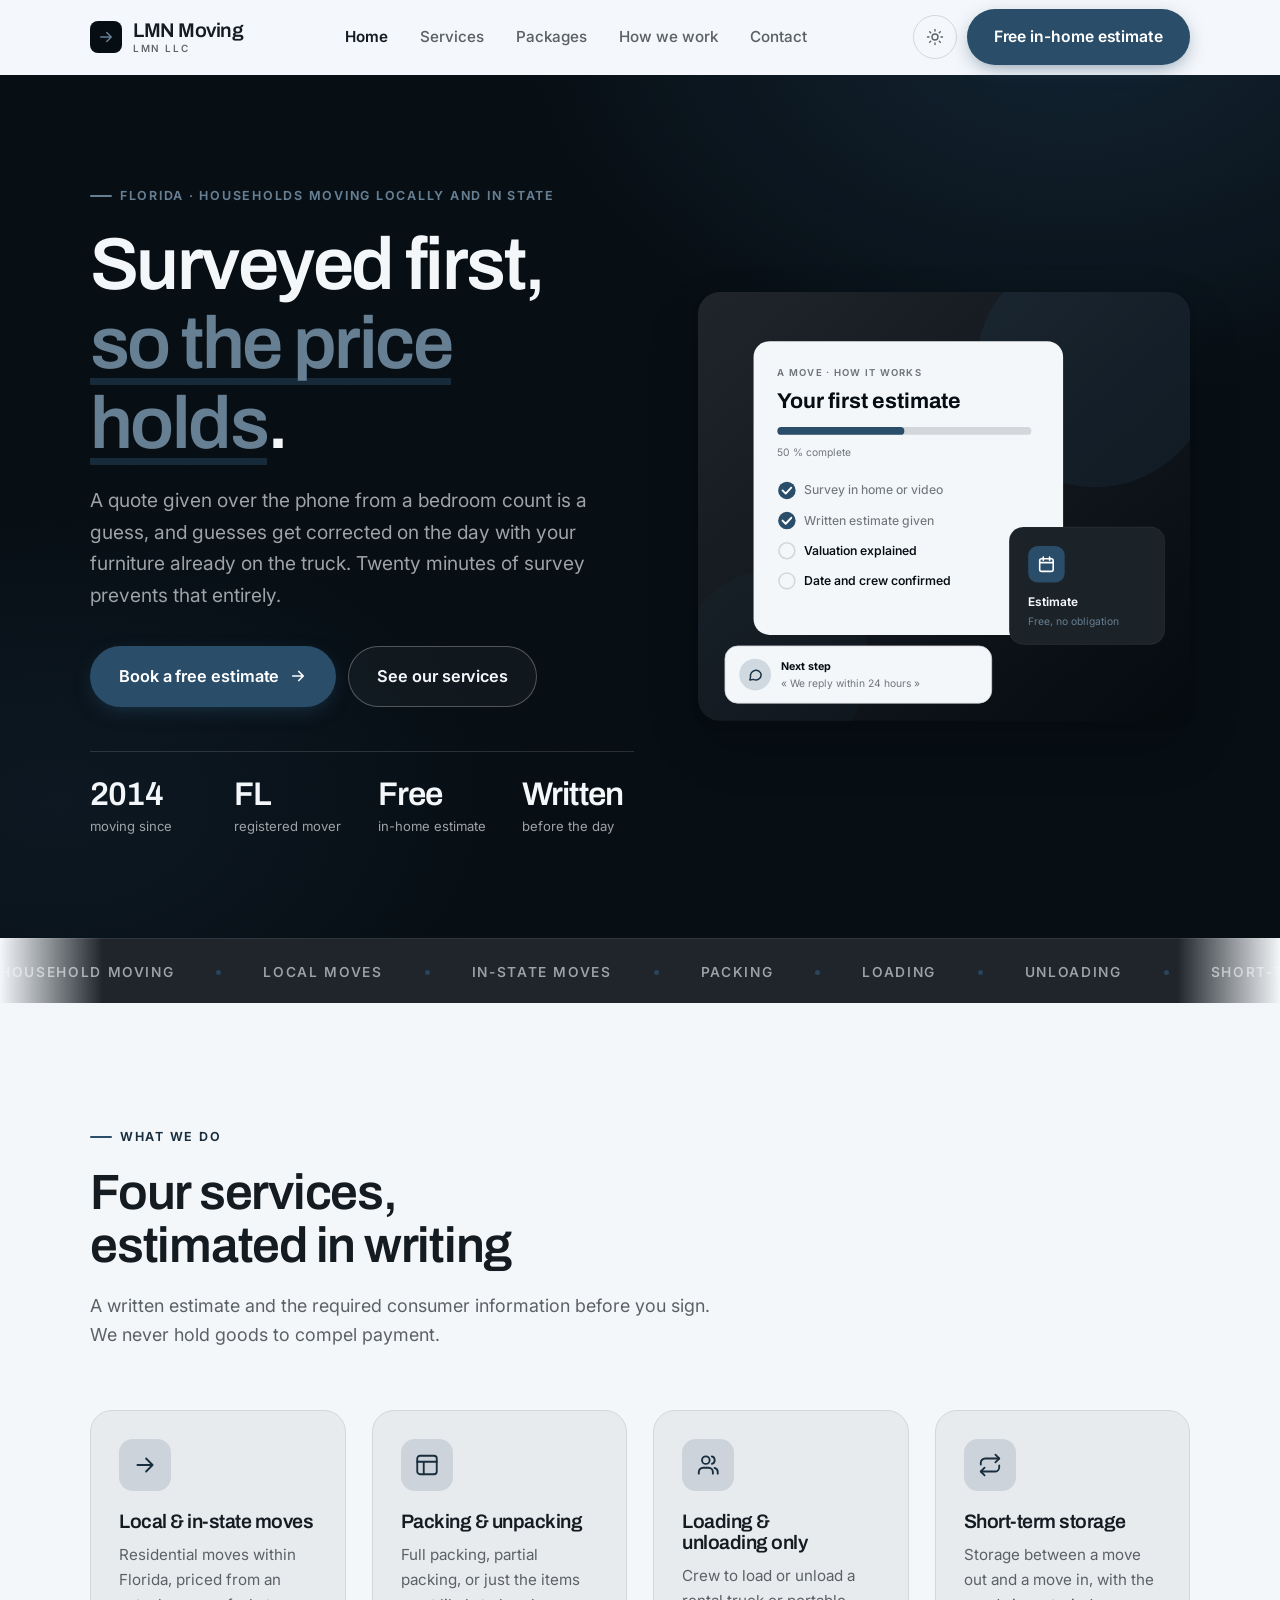
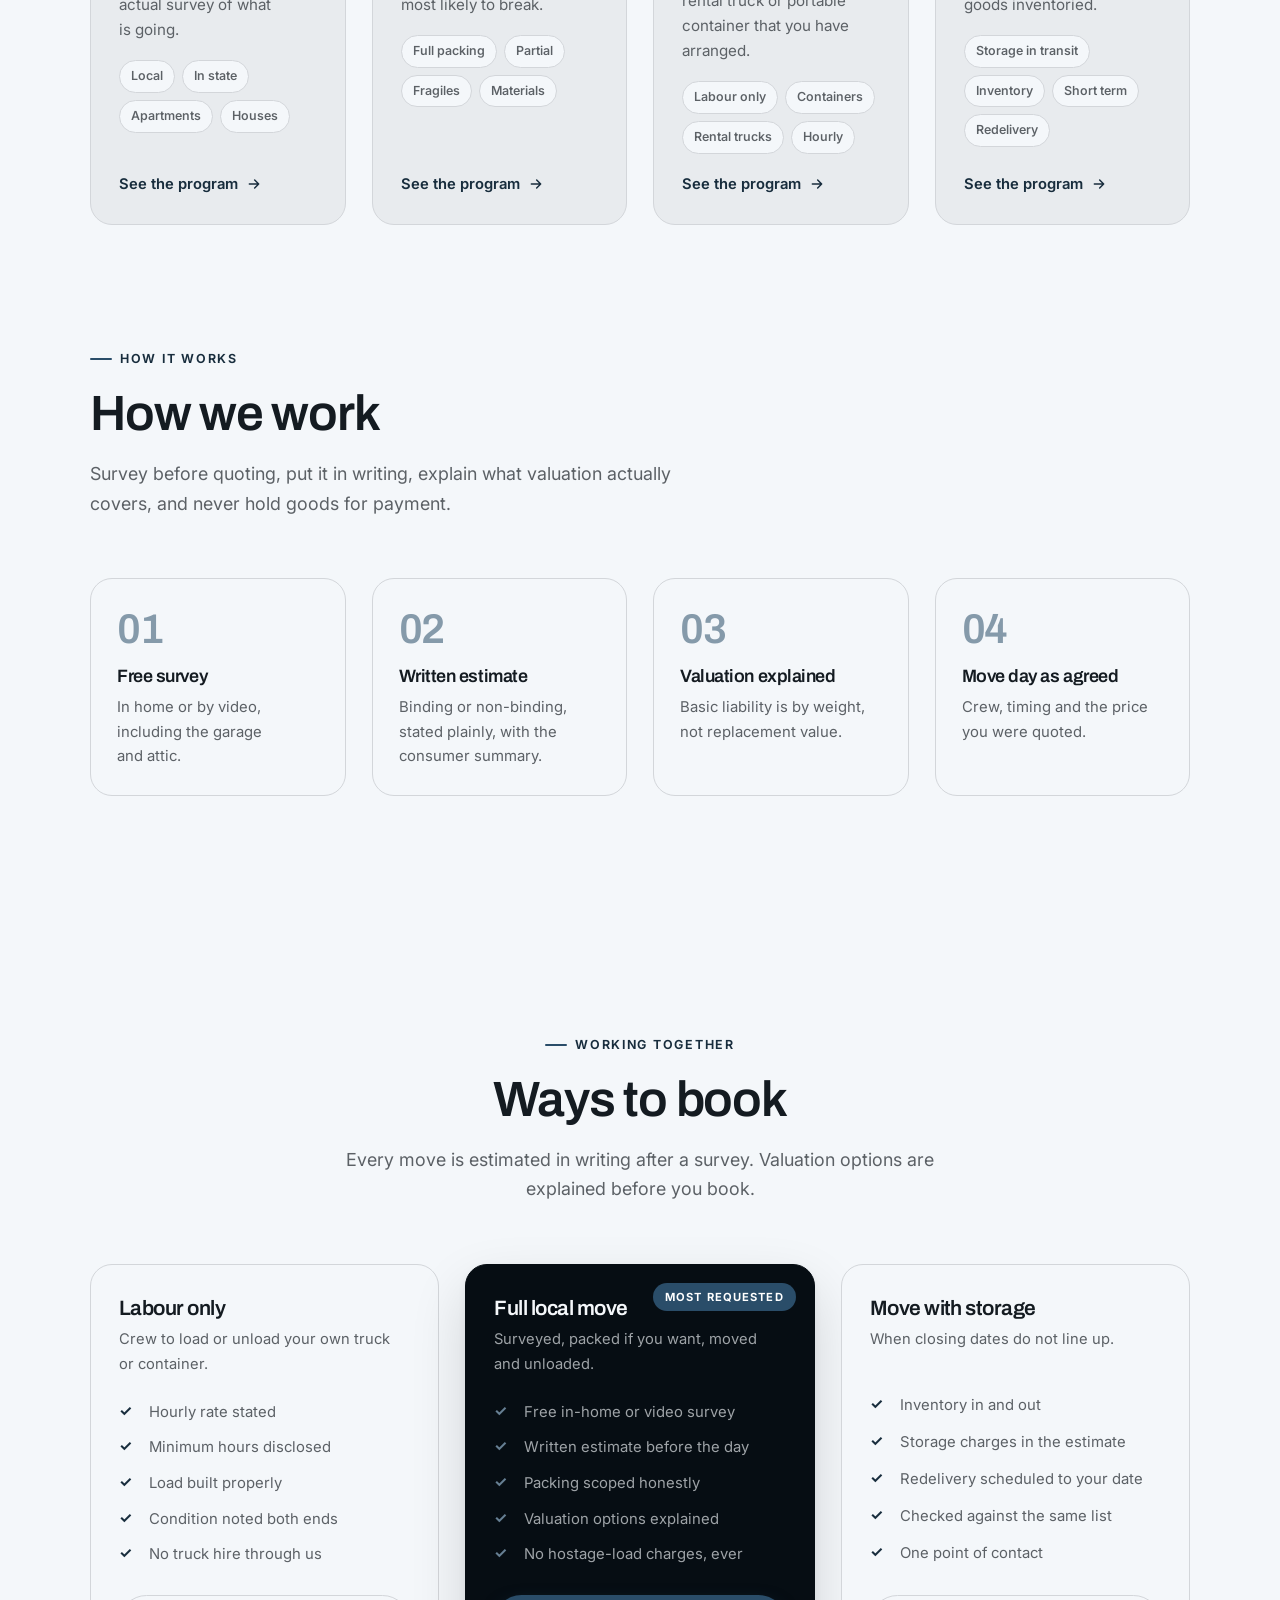
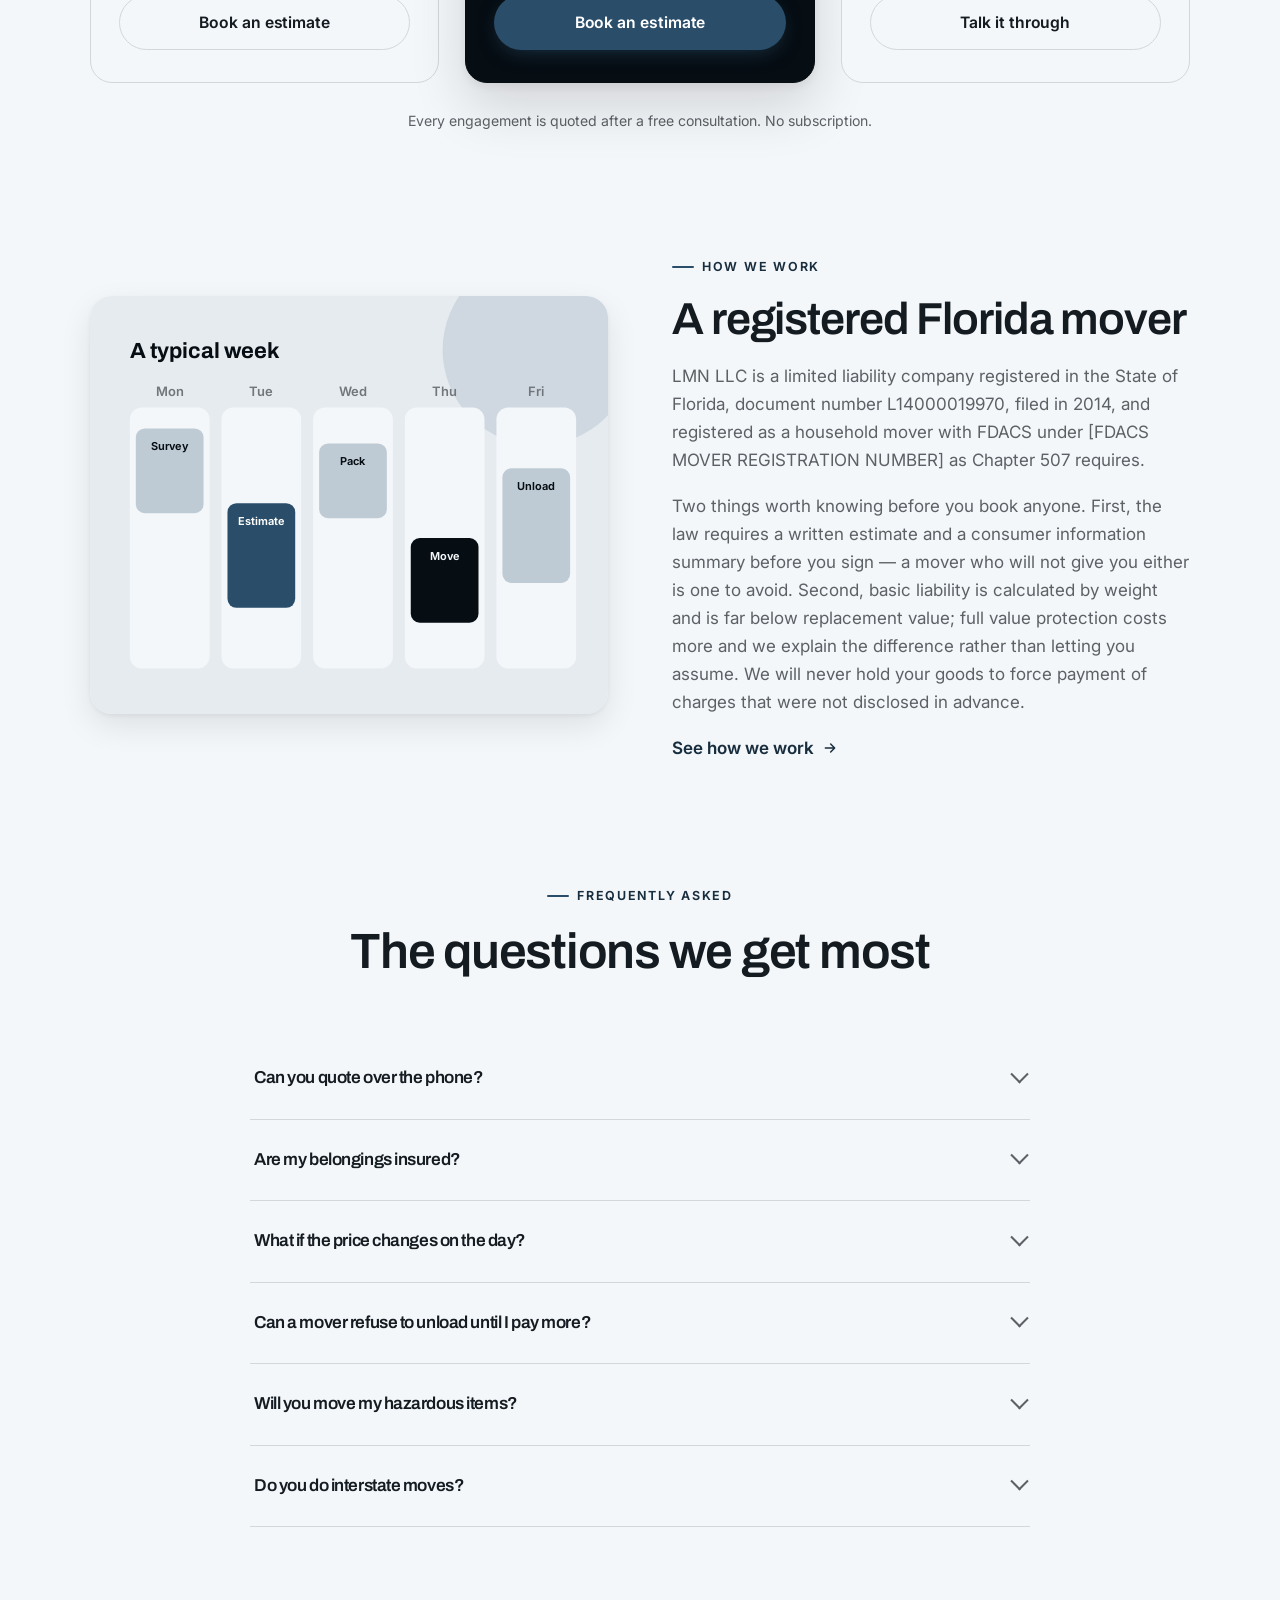
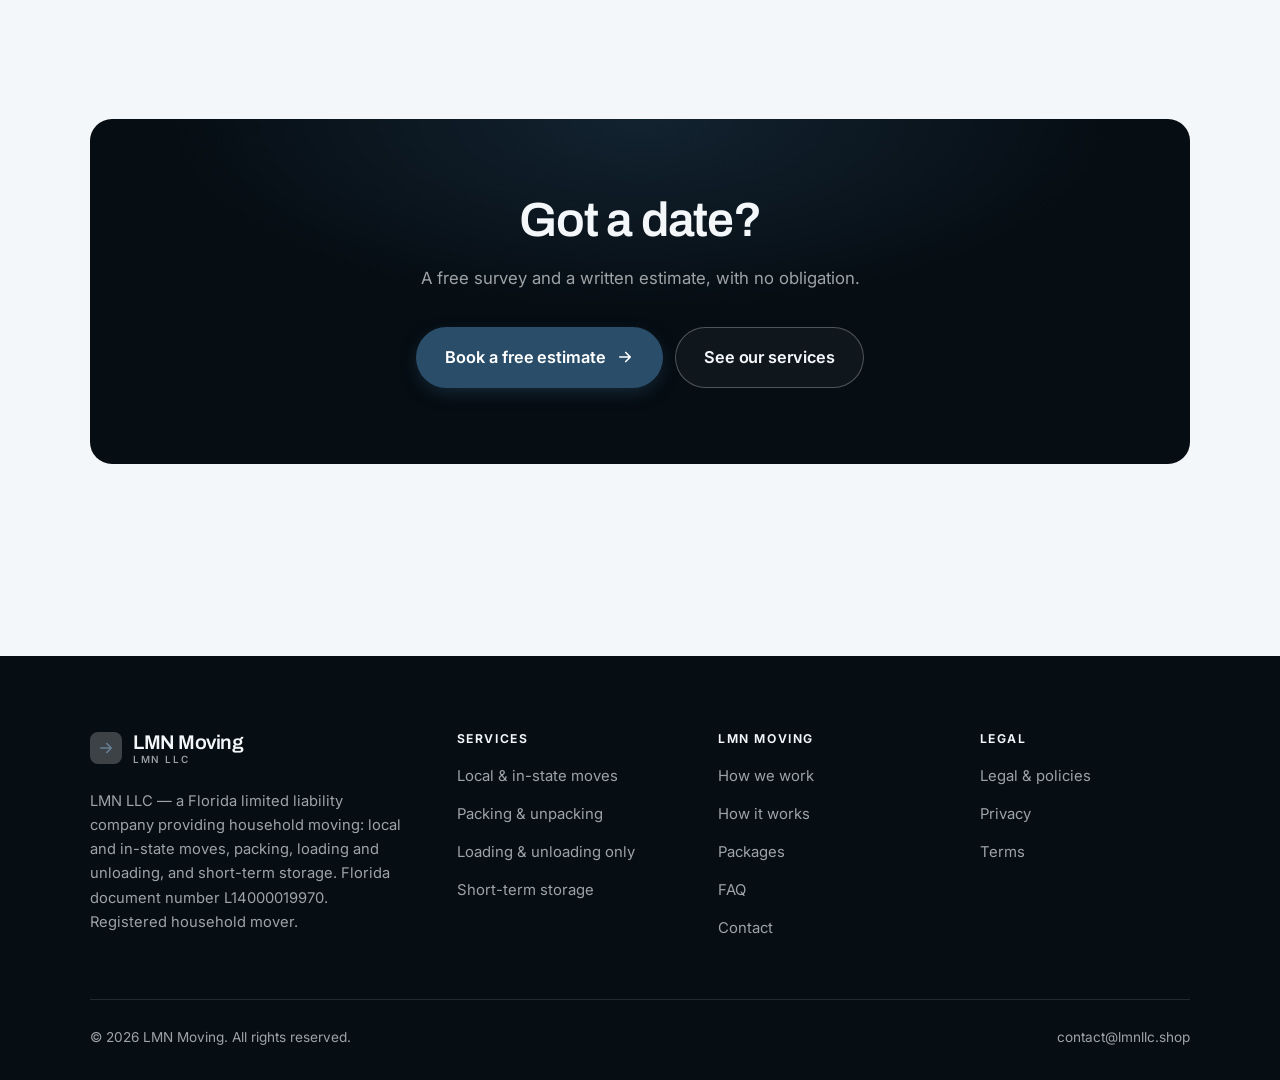
<file: index.html>
<!DOCTYPE html>
<html lang="en" class="no-js">
<head>
<meta charset="utf-8">
<meta name="viewport" content="width=device-width, initial-scale=1">
<title>LMN LLC — household moving in Florida</title>
<meta name="description" content="LMN LLC, a Florida household moving company: local and in-state moves, packing and unpacking, loading and unloading, and short-term storage, with written estimates before the day.">
<link rel="canonical" href="https://lmnllc.shop/">

<meta property="og:type" content="website">
<meta property="og:url" content="https://lmnllc.shop/">
<meta property="og:site_name" content="LMN Moving">
<meta property="og:locale" content="en_US">
<meta property="og:title" content="LMN LLC — household moving in Florida">
<meta property="og:description" content="LMN LLC, a Florida household moving company: local and in-state moves, packing and unpacking, loading and unloading, and short-term storage, with written estimates before the day.">
<meta name="theme-color" content="#060d13">

<link rel="icon" href="assets/img/favicon.svg" type="image/svg+xml">
<link rel="preconnect" href="https://fonts.googleapis.com">
<link rel="preconnect" href="https://fonts.gstatic.com" crossorigin>
<link rel="stylesheet" href="https://fonts.googleapis.com/css2?family=Archivo:wght@400..700&family=Inter:wght@400..700&display=swap">
<link rel="stylesheet" href="assets/css/style.css">

<!-- Thème appliqué avant le premier rendu (évite le flash) -->
<script>
document.documentElement.classList.remove('no-js');
(function(){try{var t=localStorage.getItem('site-theme');if(t){document.documentElement.setAttribute('data-theme',t);}}catch(e){}})();
</script>
<script type="application/ld+json">
{
  "@context": "https://schema.org",
  "@type": "Organization",
  "name": "LMN Moving",
  "url": "https://lmnllc.shop/",
  "email": "contact@lmnllc.shop",
  "description": "LMN LLC, a Florida household moving company: local and in-state moves, packing and unpacking, loading and unloading, and short-term storage, with written estimates before the day.",
  "areaServed": "US",
  "knowsLanguage": "en"
}
</script>
</head>

<body>
<a class="skip-link" href="#main">Skip to main content</a>

<header class="site-header">
  <nav class="wrap nav" aria-label="Main navigation">
    <a class="brand" href="index.html">
      <svg class="brand__mark" viewBox="0 0 64 64" aria-hidden="true">
        <rect class="bm-bg" width="64" height="64" rx="16"/>
        <g class="bm-ic" transform="translate(14 14) scale(1.5)" fill="none" stroke-width="2.1" stroke-linecap="round" stroke-linejoin="round"><path d="M5 12h14M13 6l6 6-6 6"/></g>
      </svg>
      <span>LMN Moving<span class="brand__sub">LMN LLC</span></span>
    </a>

    <ul class="nav__links" id="nav-links">
      <li><a href="index.html" aria-current="page">Home</a></li>
      <li><a href="programs.html">Services</a></li>
      <li><a href="index.html#pricing">Packages</a></li>
      <li><a href="about.html">How we work</a></li>
      <li><a href="contact.html">Contact</a></li>
      <li><a class="btn btn--primary" href="contact.html">Free in-home estimate</a></li>
    </ul>

    <div class="nav__cta">
      <button class="theme-toggle" type="button" aria-label="Switch to dark theme">
        <svg class="icon-sun" viewBox="0 0 24 24" fill="none" stroke="currentColor" stroke-width="1.8" stroke-linecap="round" aria-hidden="true"><circle cx="12" cy="12" r="4"/><path d="M12 2v2m0 16v2M2 12h2m16 0h2M4.9 4.9l1.4 1.4m11.4 11.4 1.4 1.4M19.1 4.9l-1.4 1.4M6.3 17.7l-1.4 1.4"/></svg>
        <svg class="icon-moon" viewBox="0 0 24 24" fill="none" stroke="currentColor" stroke-width="1.8" stroke-linecap="round" stroke-linejoin="round" aria-hidden="true"><path d="M21 12.8A9 9 0 1 1 11.2 3a7 7 0 0 0 9.8 9.8z"/></svg>
      </button>
      <a class="btn btn--primary" href="contact.html">Free in-home estimate</a>
      <button class="nav__toggle" type="button" aria-expanded="false" aria-controls="nav-links" aria-label="Open menu">
        <svg class="icon-open" viewBox="0 0 24 24" fill="none" stroke="currentColor" stroke-width="2" stroke-linecap="round" aria-hidden="true"><path d="M3 6h18M3 12h18M3 18h18"/></svg>
        <svg class="icon-close" viewBox="0 0 24 24" fill="none" stroke="currentColor" stroke-width="2" stroke-linecap="round" aria-hidden="true"><path d="M6 6l12 12M18 6L6 18"/></svg>
      </button>
    </div>
  </nav>
</header>

<main id="main">

<section class="hero">
  <div class="wrap hero__inner">
    <div>
      <span class="eyebrow hero__eyebrow">Florida · Households moving locally and in state</span>
      <h1>Surveyed first,<br> <em>so the price holds</em>.</h1>
      <p class="hero__lede">A quote given over the phone from a bedroom count is a guess, and guesses get corrected on the day with your furniture already on the truck. Twenty minutes of survey prevents that entirely.</p>

      <div class="hero__actions">
        <a class="btn btn--primary btn--lg" href="contact.html">Book a free estimate <svg viewBox="0 0 24 24" fill="none" stroke="currentColor" stroke-width="2.2" stroke-linecap="round" stroke-linejoin="round" aria-hidden="true"><path d="M5 12h14M13 6l6 6-6 6"/></svg></a>
        <a class="btn btn--on-dark btn--lg" href="programs.html">See our services</a>
      </div>

      <ul class="hero__proof">
        <li><span class="stat__num">2014</span><span class="stat__label">moving since</span></li>
        <li><span class="stat__num">FL</span><span class="stat__label">registered mover</span></li>
        <li><span class="stat__num">Free</span><span class="stat__label">in-home estimate</span></li>
        <li><span class="stat__num">Written</span><span class="stat__label">before the day</span></li>
      </ul>
    </div>

    <div class="hero__art">
      <svg viewBox="0 0 620 540" role="img" aria-label="How a move with LMN works, from free survey to a confirmed date.">
        <defs>
          <linearGradient id="hbg" x1="0" y1="0" x2="1" y2="1">
            <stop offset="0" stop-color="#1f252b"/><stop offset="1" stop-color="#050a0f"/>
          </linearGradient>
        </defs>
        <rect width="620" height="540" rx="22" fill="url(#hbg)"/>
        <circle cx="500" cy="96" r="150" fill="#2a4d69" opacity=".16"/>
        <circle cx="96" cy="470" r="120" fill="#2a4d69" opacity=".08"/>

        <g style="font-family: var(--font-body)">
          <!-- Carte programme -->
          <rect x="70" y="62" width="390" height="370" rx="20" fill="#f4f7fa"/>
          <text x="100" y="106" font-size="12" font-weight="650" letter-spacing="1.6" fill="#71767b">A MOVE · HOW IT WORKS</text>
          <text x="100" y="146" font-size="27" font-weight="700" fill="#060d13" style="font-family: var(--font-display)">Your first estimate</text>
          <rect x="100" y="170" width="320" height="10" rx="5" fill="#d3d6da"/>
          <rect x="100" y="170" width="160" height="10" rx="5" fill="#2a4d69"/>
          <text x="100" y="206" font-size="13" fill="#71767b">50 % complete</text>
          <circle cx="112" cy="250" r="11" fill="#2a4d69"/><path d="M106.5 250l4 4 7-7.5" fill="none" stroke="#ffffff" stroke-width="2.4" stroke-linecap="round" stroke-linejoin="round"/><text x="134" y="255" font-size="15.5" fill="#71767b" font-weight="450">Survey in home or video</text>
          <circle cx="112" cy="288" r="11" fill="#2a4d69"/><path d="M106.5 288l4 4 7-7.5" fill="none" stroke="#ffffff" stroke-width="2.4" stroke-linecap="round" stroke-linejoin="round"/><text x="134" y="293" font-size="15.5" fill="#71767b" font-weight="450">Written estimate given</text>
          <circle cx="112" cy="326" r="10" fill="none" stroke="#d3d6da" stroke-width="2"/><text x="134" y="331" font-size="15.5" fill="#060d13" font-weight="560">Valuation explained</text>
          <circle cx="112" cy="364" r="10" fill="none" stroke="#d3d6da" stroke-width="2"/><text x="134" y="369" font-size="15.5" fill="#060d13" font-weight="560">Date and crew confirmed</text>

          <!-- Carte séance -->
          <rect x="392" y="296" width="196" height="148" rx="18" fill="#1c2328" stroke="#ffffff" stroke-opacity=".08"/>
          <rect x="416" y="320" width="46" height="46" rx="12" fill="#2a4d69"/>
          <g transform="translate(427 331)" fill="none" stroke="#ffffff" color="#ffffff" stroke-width="2" stroke-linecap="round" stroke-linejoin="round"><rect x="3.5" y="5" width="17" height="16" rx="2.5"/><path d="M8 3v4M16 3v4M3.5 10h17"/></g>
          <text x="416" y="396" font-size="15" font-weight="650" fill="#f4f7fa">Estimate</text>
          <text x="416" y="420" font-size="13" fill="#667f93">Free, no obligation</text>

          <!-- Retour du coach -->
          <rect x="34" y="446" width="336" height="72" rx="16" fill="#f4f7fa" stroke="#d3d6da"/>
          <circle cx="72" cy="482" r="20" fill="#d0d8e0"/>
          <g transform="translate(62 472) scale(.84)" fill="none" stroke="#1b3244" stroke-width="2.2" stroke-linecap="round" stroke-linejoin="round"><path d="M21 12a8 8 0 0 1-11.6 7.1L4 20l1-4.6A8 8 0 1 1 21 12z"/></g>
          <text x="104" y="476" font-size="13.5" font-weight="700" fill="#060d13">Next step</text>
          <text x="104" y="498" font-size="13" fill="#71767b">« We reply within 24 hours »</text>
        </g>
      </svg>
    </div>
  </div>
</section>

<div class="marquee" aria-hidden="true">
  <div class="marquee__track"><span>Household moving</span><span>Local moves</span><span>In-state moves</span><span>Packing</span><span>Loading</span><span>Unloading</span><span>Short-term storage</span><span>Written estimates</span><span>Valuation explained</span><span>Registered mover</span><span>Household moving</span><span>Local moves</span><span>In-state moves</span><span>Packing</span><span>Loading</span><span>Unloading</span><span>Short-term storage</span><span>Written estimates</span><span>Valuation explained</span><span>Registered mover</span></div>
</div>

<section class="section wrap" id="programs">
  <div class="section-head reveal">
    <span class="eyebrow">What we do</span>
    <h2>Four services, estimated in writing</h2>
    <p>A written estimate and the required consumer information before you sign. We never hold goods to compel payment.</p>
  </div>
  <div class="grid grid--4 reveal-group">
    <a class="card" href="programs.html#local">
      <div class="card__icon"><svg viewBox="0 0 24 24" fill="none" stroke="currentColor" stroke-width="1.7" stroke-linecap="round" stroke-linejoin="round" aria-hidden="true"><path d="M5 12h14M13 6l6 6-6 6"/></svg></div>
      <h3>Local &amp; in-state moves</h3>
      <p>Residential moves within Florida, priced from an actual survey of what is going.</p>
      <ul class="tags"><li>Local</li><li>In state</li><li>Apartments</li><li>Houses</li></ul>
      <span class="arrow-link">See the program <svg viewBox="0 0 24 24" fill="none" stroke="currentColor" stroke-width="2.2" stroke-linecap="round" stroke-linejoin="round" aria-hidden="true"><path d="M5 12h14M13 6l6 6-6 6"/></svg></span>
    </a>
    <a class="card" href="programs.html#packing">
      <div class="card__icon"><svg viewBox="0 0 24 24" fill="none" stroke="currentColor" stroke-width="1.7" stroke-linecap="round" stroke-linejoin="round" aria-hidden="true"><rect x="3" y="3.5" width="18" height="17" rx="2.5"/><path d="M3 9h18M9 9v11.5"/></svg></div>
      <h3>Packing &amp; unpacking</h3>
      <p>Full packing, partial packing, or just the items most likely to break.</p>
      <ul class="tags"><li>Full packing</li><li>Partial</li><li>Fragiles</li><li>Materials</li></ul>
      <span class="arrow-link">See the program <svg viewBox="0 0 24 24" fill="none" stroke="currentColor" stroke-width="2.2" stroke-linecap="round" stroke-linejoin="round" aria-hidden="true"><path d="M5 12h14M13 6l6 6-6 6"/></svg></span>
    </a>
    <a class="card" href="programs.html#labour">
      <div class="card__icon"><svg viewBox="0 0 24 24" fill="none" stroke="currentColor" stroke-width="1.7" stroke-linecap="round" stroke-linejoin="round" aria-hidden="true"><path d="M16.5 20v-1.5a4 4 0 0 0-4-4h-5a4 4 0 0 0-4 4V20"/><circle cx="10" cy="7.5" r="3.5"/><path d="M21 20v-1.5a4 4 0 0 0-3-3.9M15.5 4.1a3.5 3.5 0 0 1 0 6.8"/></svg></div>
      <h3>Loading &amp; unloading only</h3>
      <p>Crew to load or unload a rental truck or portable container that you have arranged.</p>
      <ul class="tags"><li>Labour only</li><li>Containers</li><li>Rental trucks</li><li>Hourly</li></ul>
      <span class="arrow-link">See the program <svg viewBox="0 0 24 24" fill="none" stroke="currentColor" stroke-width="2.2" stroke-linecap="round" stroke-linejoin="round" aria-hidden="true"><path d="M5 12h14M13 6l6 6-6 6"/></svg></span>
    </a>
    <a class="card" href="programs.html#storage">
      <div class="card__icon"><svg viewBox="0 0 24 24" fill="none" stroke="currentColor" stroke-width="1.7" stroke-linecap="round" stroke-linejoin="round" aria-hidden="true"><path d="M17 2.5l3.5 3.5L17 9.5"/><path d="M3.5 11.5V10A4 4 0 0 1 7.5 6h13M7 21.5 3.5 18 7 14.5"/><path d="M20.5 12.5V14a4 4 0 0 1-4 4h-13"/></svg></div>
      <h3>Short-term storage</h3>
      <p>Storage between a move out and a move in, with the goods inventoried.</p>
      <ul class="tags"><li>Storage in transit</li><li>Inventory</li><li>Short term</li><li>Redelivery</li></ul>
      <span class="arrow-link">See the program <svg viewBox="0 0 24 24" fill="none" stroke="currentColor" stroke-width="2.2" stroke-linecap="round" stroke-linejoin="round" aria-hidden="true"><path d="M5 12h14M13 6l6 6-6 6"/></svg></span>
    </a>
  </div>
</section>

<section class="section section--flush wrap" id="how-it-works">
  <div class="section-head reveal">
    <span class="eyebrow">How it works</span>
    <h2>How we work</h2>
    <p>Survey before quoting, put it in writing, explain what valuation actually covers, and never hold goods for payment.</p>
  </div>
  <div class="grid grid--4 steps reveal-group">
    <article class="step">
      <h3>Free survey</h3>
      <p>In home or by video, including the garage and attic.</p>
    </article>
    <article class="step">
      <h3>Written estimate</h3>
      <p>Binding or non-binding, stated plainly, with the consumer summary.</p>
    </article>
    <article class="step">
      <h3>Valuation explained</h3>
      <p>Basic liability is by weight, not replacement value.</p>
    </article>
    <article class="step">
      <h3>Move day as agreed</h3>
      <p>Crew, timing and the price you were quoted.</p>
    </article>
  </div>
</section>

<section class="section wrap" id="pricing">
  <div class="section-head section-head--center reveal">
    <span class="eyebrow">Working together</span>
    <h2>Ways to book</h2>
    <p>Every move is estimated in writing after a survey. Valuation options are explained before you book.</p>
  </div>
  <div class="grid grid--3 plans reveal-group">
    <article class="plan">
      
      <h3>Labour only</h3>
      <p class="plan__desc">Crew to load or unload your own truck or container.</p>
      
      <ul class="plan__features">
        <li>Hourly rate stated</li>
        <li>Minimum hours disclosed</li>
        <li>Load built properly</li>
        <li>Condition noted both ends</li>
        <li>No truck hire through us</li>
      </ul>
      <a class="btn btn--ghost btn--block" href="contact.html">Book an estimate</a>
    </article>
    <article class="plan plan--featured">
      <span class="plan__tag">Most requested</span>
      <h3>Full local move</h3>
      <p class="plan__desc">Surveyed, packed if you want, moved and unloaded.</p>
      
      <ul class="plan__features">
        <li>Free in-home or video survey</li>
        <li>Written estimate before the day</li>
        <li>Packing scoped honestly</li>
        <li>Valuation options explained</li>
        <li>No hostage-load charges, ever</li>
      </ul>
      <a class="btn btn--primary btn--block" href="contact.html">Book an estimate</a>
    </article>
    <article class="plan">
      
      <h3>Move with storage</h3>
      <p class="plan__desc">When closing dates do not line up.</p>
      
      <ul class="plan__features">
        <li>Inventory in and out</li>
        <li>Storage charges in the estimate</li>
        <li>Redelivery scheduled to your date</li>
        <li>Checked against the same list</li>
        <li>One point of contact</li>
      </ul>
      <a class="btn btn--ghost btn--block" href="contact.html">Talk it through</a>
    </article>
  </div>
  <p class="plans-note">Every engagement is quoted after a free consultation. No subscription.</p>
</section>

<section class="section section--flush wrap">
  <div class="split reveal">
    <div class="split__art">
      <svg viewBox="0 0 520 420" role="img" aria-label="Example of a typical week: Survey, Estimate, Pack, Move, Unload.">
        <rect width="520" height="420" rx="20" fill="#e6ebf0"/>
        <circle cx="450" cy="54" r="96" fill="#2a4d69" opacity=".12"/>
        <g style="font-family: var(--font-body)">
        <text x="40" y="62" font-size="22" font-weight="700" fill="#060d13" style="font-family: var(--font-display)">A typical week</text>
        <text x="80" y="100" text-anchor="middle" font-size="13" font-weight="600" fill="#71767b">Mon</text>
        <rect x="40" y="112" width="80" height="262" rx="12" fill="#f4f7fa"/>
        <rect x="46" y="133" width="68" height="85" rx="9" fill="#bfcbd4"/>
        <text x="80" y="155" text-anchor="middle" font-size="11" font-weight="650" fill="#060d13">Survey</text>
        <text x="172" y="100" text-anchor="middle" font-size="13" font-weight="600" fill="#71767b">Tue</text>
        <rect x="132" y="112" width="80" height="262" rx="12" fill="#f4f7fa"/>
        <rect x="138" y="208" width="68" height="105" rx="9" fill="#2a4d69"/>
        <text x="172" y="230" text-anchor="middle" font-size="11" font-weight="650" fill="#ffffff">Estimate</text>
        <text x="264" y="100" text-anchor="middle" font-size="13" font-weight="600" fill="#71767b">Wed</text>
        <rect x="224" y="112" width="80" height="262" rx="12" fill="#f4f7fa"/>
        <rect x="230" y="148" width="68" height="75" rx="9" fill="#bfcbd4"/>
        <text x="264" y="170" text-anchor="middle" font-size="11" font-weight="650" fill="#060d13">Pack</text>
        <text x="356" y="100" text-anchor="middle" font-size="13" font-weight="600" fill="#71767b">Thu</text>
        <rect x="316" y="112" width="80" height="262" rx="12" fill="#f4f7fa"/>
        <rect x="322" y="243" width="68" height="85" rx="9" fill="#060d13"/>
        <text x="356" y="265" text-anchor="middle" font-size="11" font-weight="650" fill="#f4f7fa">Move</text>
        <text x="448" y="100" text-anchor="middle" font-size="13" font-weight="600" fill="#71767b">Fri</text>
        <rect x="408" y="112" width="80" height="262" rx="12" fill="#f4f7fa"/>
        <rect x="414" y="173" width="68" height="115" rx="9" fill="#bfcbd4"/>
        <text x="448" y="195" text-anchor="middle" font-size="11" font-weight="650" fill="#060d13">Unload</text>
        </g>
      </svg>
    </div>
    <div>
      <span class="eyebrow">How we work</span>
      <h2>A registered Florida mover</h2>
      <p>LMN LLC is a limited liability company registered in the State of Florida, document number L14000019970, filed in 2014, and registered as a household mover with FDACS under [FDACS MOVER REGISTRATION NUMBER] as Chapter 507 requires.</p>
      <p>Two things worth knowing before you book anyone. First, the law requires a written estimate and a consumer information summary before you sign — a mover who will not give you either is one to avoid. Second, basic liability is calculated by weight and is far below replacement value; full value protection costs more and we explain the difference rather than letting you assume. We will never hold your goods to force payment of charges that were not disclosed in advance.</p>
      <p><a class="arrow-link" href="about.html">See how we work <svg viewBox="0 0 24 24" fill="none" stroke="currentColor" stroke-width="2.2" stroke-linecap="round" stroke-linejoin="round" aria-hidden="true"><path d="M5 12h14M13 6l6 6-6 6"/></svg></a></p>
    </div>
  </div>
</section>

<section class="section section--flush wrap" id="faq">
  <div class="section-head section-head--center reveal">
    <span class="eyebrow">Frequently asked</span>
    <h2>The questions we get most</h2>
  </div>
  <div class="faq reveal">
    <details>
      <summary>Can you quote over the phone?</summary>
      <p>Not reliably, and a phone quote is where day-of surprises come from. The survey takes twenty minutes in person or by video and makes the written estimate mean something.</p>
    </details>
    <details>
      <summary>Are my belongings insured?</summary>
      <p>Not by default in the way most people assume. Basic liability is by weight and is well below replacement value. Full value protection is available at extra cost, and we will explain both before you book.</p>
    </details>
    <details>
      <summary>What if the price changes on the day?</summary>
      <p>The estimate states whether it is binding or non-binding and what could change it. If you add items we did not survey, that changes things — and we will tell you before loading, not after.</p>
    </details>
    <details>
      <summary>Can a mover refuse to unload until I pay more?</summary>
      <p>No. Holding goods hostage to compel payment of undisclosed charges is prohibited in Florida, and we do not do it. If anyone threatens that, it is reportable.</p>
    </details>
    <details>
      <summary>Will you move my hazardous items?</summary>
      <p>No — no fuels, propane, flammables, firearms and ammunition, or perishables. Plants and pets we cannot take either, and we will tell you in advance so you can plan.</p>
    </details>
    <details>
      <summary>Do you do interstate moves?</summary>
      <p>Interstate moving is federally regulated and requires separate authority. We will refer you to an authorised carrier rather than taking it on.</p>
    </details>
  </div>
</section>

<section class="wrap section--tight">
  <div class="cta-band reveal">
    <h2>Got a date?</h2>
    <p>A free survey and a written estimate, with no obligation.</p>
    <div class="hero__actions">
      <a class="btn btn--primary btn--lg" href="contact.html">Book a free estimate <svg viewBox="0 0 24 24" fill="none" stroke="currentColor" stroke-width="2.2" stroke-linecap="round" stroke-linejoin="round" aria-hidden="true"><path d="M5 12h14M13 6l6 6-6 6"/></svg></a>
      <a class="btn btn--on-dark btn--lg" href="programs.html">See our services</a>
    </div>
  </div>
</section>

</main>

<footer class="site-footer">
  <div class="wrap">
    <div class="footer__grid">
      <div class="footer__brand">
        <a class="brand" href="index.html">
          <svg class="brand__mark" viewBox="0 0 64 64" aria-hidden="true">
        <rect class="bm-bg" width="64" height="64" rx="16"/>
        <g class="bm-ic" transform="translate(14 14) scale(1.5)" fill="none" stroke-width="2.1" stroke-linecap="round" stroke-linejoin="round"><path d="M5 12h14M13 6l6 6-6 6"/></g>
      </svg>
          <span>LMN Moving<span class="brand__sub">LMN LLC</span></span>
        </a>
        <p>LMN LLC — a Florida limited liability company providing household moving: local and in-state moves, packing, loading and unloading, and short-term storage. Florida document number L14000019970. Registered household mover.</p>
      </div>

      <div class="footer__col">
        <h4>Services</h4>
        <ul>
          <li><a href="programs.html#local">Local &amp; in-state moves</a></li>
          <li><a href="programs.html#packing">Packing &amp; unpacking</a></li>
          <li><a href="programs.html#labour">Loading &amp; unloading only</a></li>
          <li><a href="programs.html#storage">Short-term storage</a></li>
        </ul>
      </div>

      <div class="footer__col">
        <h4>LMN Moving</h4>
        <ul>
          <li><a href="about.html">How we work</a></li>
          <li><a href="index.html#how-it-works">How it works</a></li>
          <li><a href="index.html#pricing">Packages</a></li>
          <li><a href="index.html#faq">FAQ</a></li>
          <li><a href="contact.html">Contact</a></li>
        </ul>
      </div>

      <div class="footer__col">
        <h4>Legal</h4>
        <ul>
          <li><a href="legal.html">Legal &amp; policies</a></li>
          <li><a href="legal.html#privacy">Privacy</a></li>
          <li><a href="legal.html#terms">Terms</a></li>
        </ul>
      </div>
    </div>

    <div class="footer__bottom">
      <p>© <span data-year>2026</span> LMN Moving. All rights reserved.</p>
      <p><a href="mailto:contact@lmnllc.shop">contact@lmnllc.shop</a></p>
    </div>
  </div>
</footer>

<script src="assets/js/main.js" defer></script>
</body>
</html>
</file>
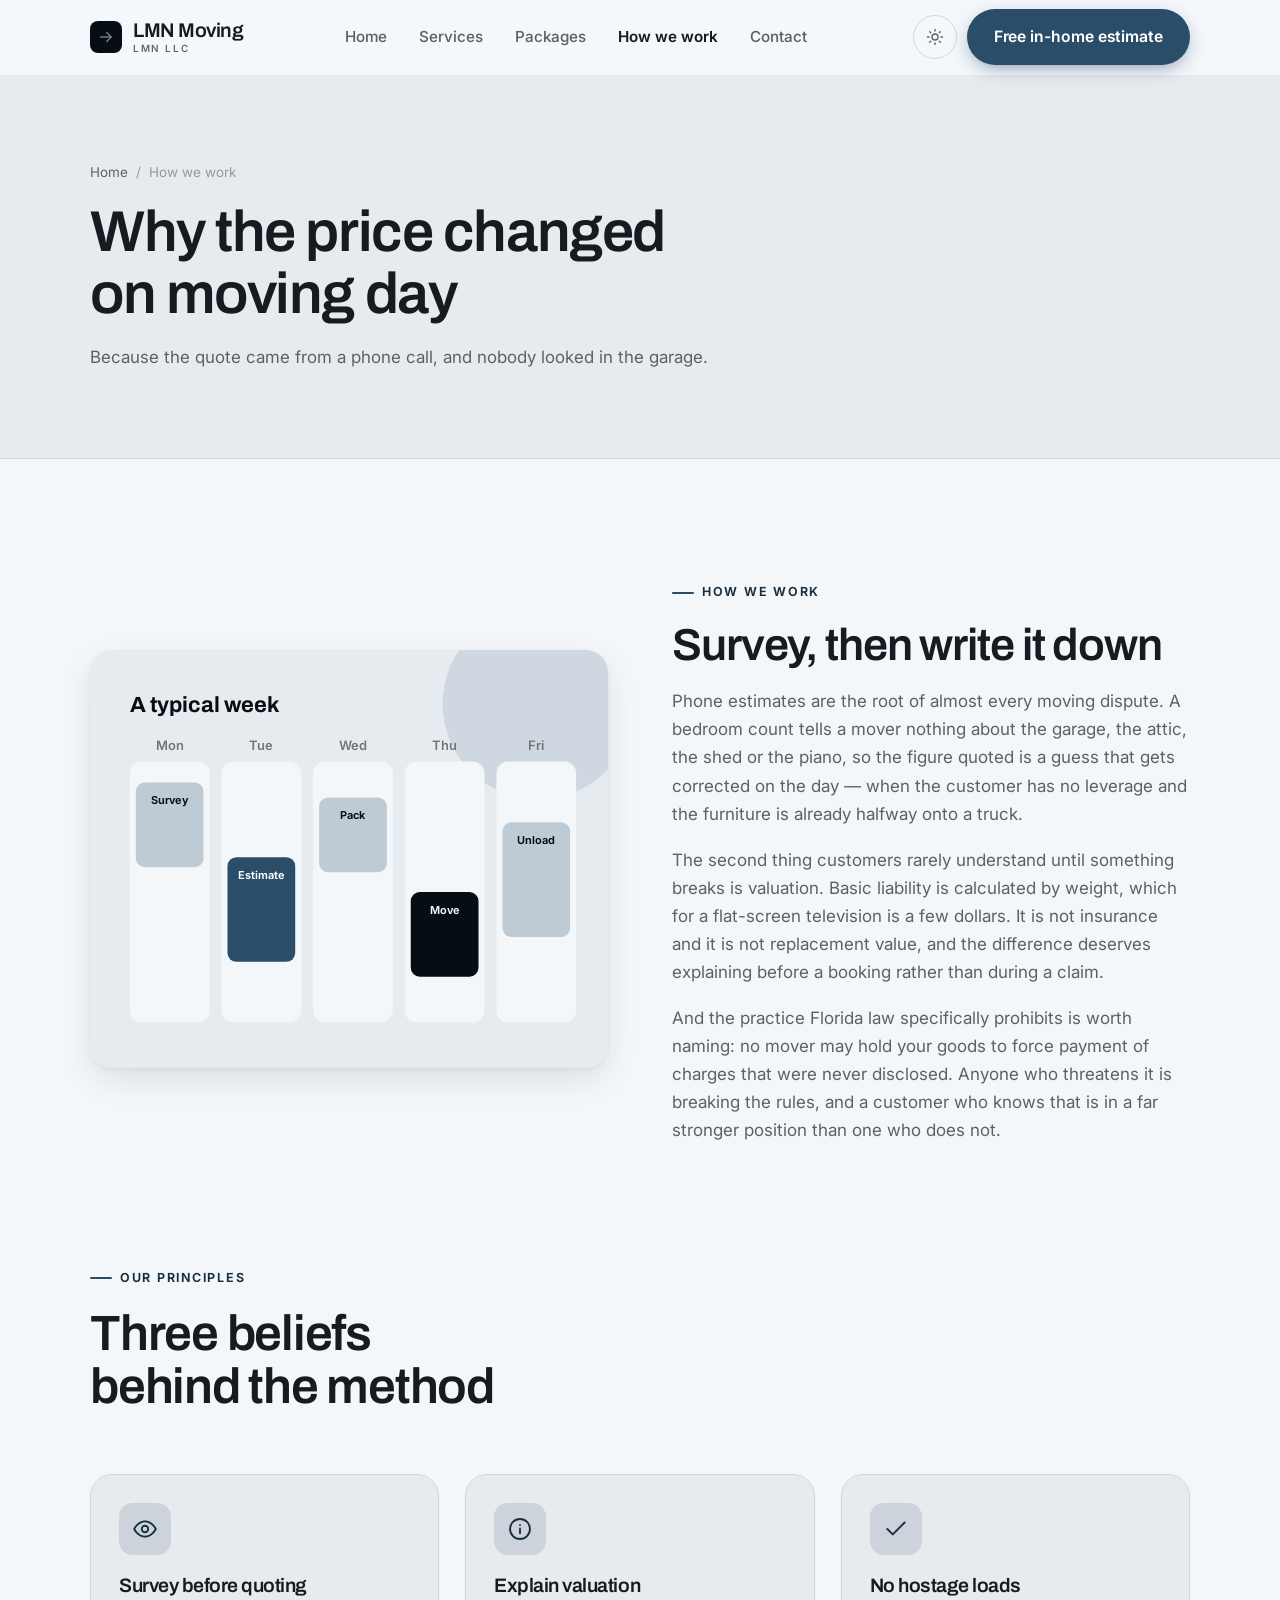
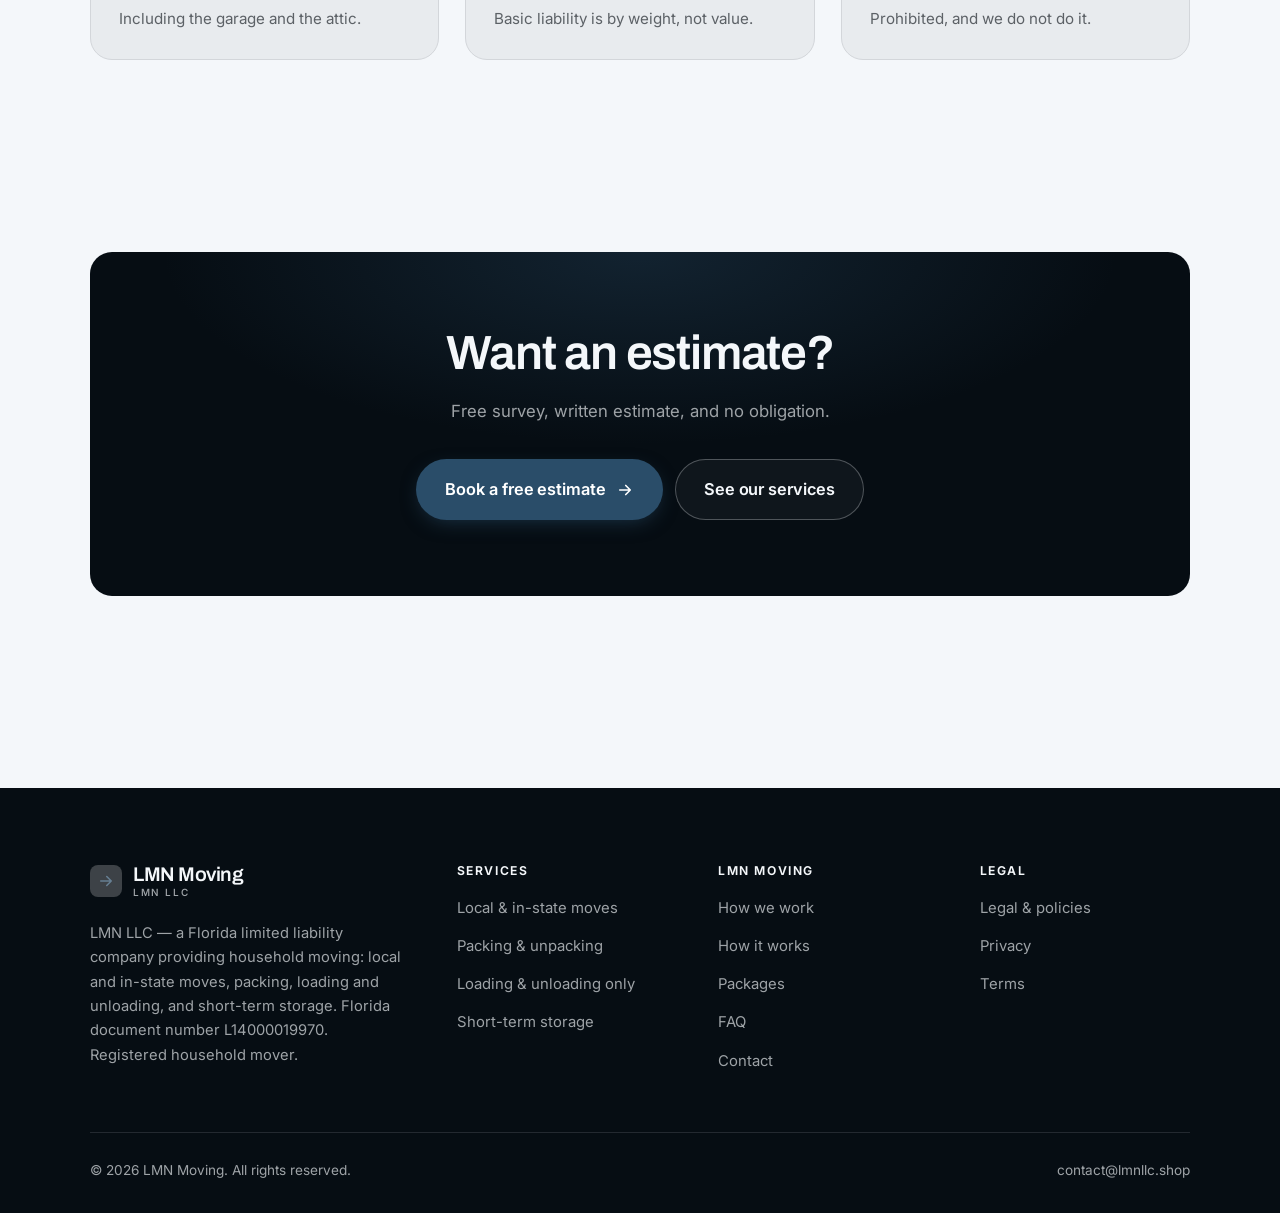
<file: about.html>
<!DOCTYPE html>
<html lang="en" class="no-js">
<head>
<meta charset="utf-8">
<meta name="viewport" content="width=device-width, initial-scale=1">
<title>How we work — LMN Moving</title>
<meta name="description" content="About LMN LLC, a registered Florida household moving company, document number L14000019970.">
<link rel="canonical" href="https://lmnllc.shop/about.html">

<meta property="og:type" content="website">
<meta property="og:url" content="https://lmnllc.shop/about.html">
<meta property="og:site_name" content="LMN Moving">
<meta property="og:locale" content="en_US">
<meta property="og:title" content="How we work — LMN Moving">
<meta property="og:description" content="About LMN LLC, a registered Florida household moving company, document number L14000019970.">
<meta name="theme-color" content="#060d13">

<link rel="icon" href="assets/img/favicon.svg" type="image/svg+xml">
<link rel="preconnect" href="https://fonts.googleapis.com">
<link rel="preconnect" href="https://fonts.gstatic.com" crossorigin>
<link rel="stylesheet" href="https://fonts.googleapis.com/css2?family=Archivo:wght@400..700&family=Inter:wght@400..700&display=swap">
<link rel="stylesheet" href="assets/css/style.css">

<!-- Thème appliqué avant le premier rendu (évite le flash) -->
<script>
document.documentElement.classList.remove('no-js');
(function(){try{var t=localStorage.getItem('site-theme');if(t){document.documentElement.setAttribute('data-theme',t);}}catch(e){}})();
</script>
</head>

<body>
<a class="skip-link" href="#main">Skip to main content</a>

<header class="site-header">
  <nav class="wrap nav" aria-label="Main navigation">
    <a class="brand" href="index.html">
      <svg class="brand__mark" viewBox="0 0 64 64" aria-hidden="true">
        <rect class="bm-bg" width="64" height="64" rx="16"/>
        <g class="bm-ic" transform="translate(14 14) scale(1.5)" fill="none" stroke-width="2.1" stroke-linecap="round" stroke-linejoin="round"><path d="M5 12h14M13 6l6 6-6 6"/></g>
      </svg>
      <span>LMN Moving<span class="brand__sub">LMN LLC</span></span>
    </a>

    <ul class="nav__links" id="nav-links">
      <li><a href="index.html">Home</a></li>
      <li><a href="programs.html">Services</a></li>
      <li><a href="index.html#pricing">Packages</a></li>
      <li><a href="about.html" aria-current="page">How we work</a></li>
      <li><a href="contact.html">Contact</a></li>
      <li><a class="btn btn--primary" href="contact.html">Free in-home estimate</a></li>
    </ul>

    <div class="nav__cta">
      <button class="theme-toggle" type="button" aria-label="Switch to dark theme">
        <svg class="icon-sun" viewBox="0 0 24 24" fill="none" stroke="currentColor" stroke-width="1.8" stroke-linecap="round" aria-hidden="true"><circle cx="12" cy="12" r="4"/><path d="M12 2v2m0 16v2M2 12h2m16 0h2M4.9 4.9l1.4 1.4m11.4 11.4 1.4 1.4M19.1 4.9l-1.4 1.4M6.3 17.7l-1.4 1.4"/></svg>
        <svg class="icon-moon" viewBox="0 0 24 24" fill="none" stroke="currentColor" stroke-width="1.8" stroke-linecap="round" stroke-linejoin="round" aria-hidden="true"><path d="M21 12.8A9 9 0 1 1 11.2 3a7 7 0 0 0 9.8 9.8z"/></svg>
      </button>
      <a class="btn btn--primary" href="contact.html">Free in-home estimate</a>
      <button class="nav__toggle" type="button" aria-expanded="false" aria-controls="nav-links" aria-label="Open menu">
        <svg class="icon-open" viewBox="0 0 24 24" fill="none" stroke="currentColor" stroke-width="2" stroke-linecap="round" aria-hidden="true"><path d="M3 6h18M3 12h18M3 18h18"/></svg>
        <svg class="icon-close" viewBox="0 0 24 24" fill="none" stroke="currentColor" stroke-width="2" stroke-linecap="round" aria-hidden="true"><path d="M6 6l12 12M18 6L6 18"/></svg>
      </button>
    </div>
  </nav>
</header>

<main id="main">

<section class="page-head">
  <div class="wrap">
    <nav class="breadcrumb" aria-label="Breadcrumb">
      <a href="index.html">Home</a><span>/</span><span aria-current="page">How we work</span>
    </nav>
    <h1>Why the price changed on moving day</h1>
    <p>Because the quote came from a phone call, and nobody looked in the garage.</p>
  </div>
</section>

<section class="section wrap">
  <div class="split reveal">
    <div class="split__art">
      <svg viewBox="0 0 520 420" role="img" aria-label="Example of a typical week: Survey, Estimate, Pack, Move, Unload.">
        <rect width="520" height="420" rx="20" fill="#e6ebf0"/>
        <circle cx="450" cy="54" r="96" fill="#2a4d69" opacity=".12"/>
        <g style="font-family: var(--font-body)">
        <text x="40" y="62" font-size="22" font-weight="700" fill="#060d13" style="font-family: var(--font-display)">A typical week</text>
        <text x="80" y="100" text-anchor="middle" font-size="13" font-weight="600" fill="#71767b">Mon</text>
        <rect x="40" y="112" width="80" height="262" rx="12" fill="#f4f7fa"/>
        <rect x="46" y="133" width="68" height="85" rx="9" fill="#bfcbd4"/>
        <text x="80" y="155" text-anchor="middle" font-size="11" font-weight="650" fill="#060d13">Survey</text>
        <text x="172" y="100" text-anchor="middle" font-size="13" font-weight="600" fill="#71767b">Tue</text>
        <rect x="132" y="112" width="80" height="262" rx="12" fill="#f4f7fa"/>
        <rect x="138" y="208" width="68" height="105" rx="9" fill="#2a4d69"/>
        <text x="172" y="230" text-anchor="middle" font-size="11" font-weight="650" fill="#ffffff">Estimate</text>
        <text x="264" y="100" text-anchor="middle" font-size="13" font-weight="600" fill="#71767b">Wed</text>
        <rect x="224" y="112" width="80" height="262" rx="12" fill="#f4f7fa"/>
        <rect x="230" y="148" width="68" height="75" rx="9" fill="#bfcbd4"/>
        <text x="264" y="170" text-anchor="middle" font-size="11" font-weight="650" fill="#060d13">Pack</text>
        <text x="356" y="100" text-anchor="middle" font-size="13" font-weight="600" fill="#71767b">Thu</text>
        <rect x="316" y="112" width="80" height="262" rx="12" fill="#f4f7fa"/>
        <rect x="322" y="243" width="68" height="85" rx="9" fill="#060d13"/>
        <text x="356" y="265" text-anchor="middle" font-size="11" font-weight="650" fill="#f4f7fa">Move</text>
        <text x="448" y="100" text-anchor="middle" font-size="13" font-weight="600" fill="#71767b">Fri</text>
        <rect x="408" y="112" width="80" height="262" rx="12" fill="#f4f7fa"/>
        <rect x="414" y="173" width="68" height="115" rx="9" fill="#bfcbd4"/>
        <text x="448" y="195" text-anchor="middle" font-size="11" font-weight="650" fill="#060d13">Unload</text>
        </g>
      </svg>
    </div>
    <div>
      <span class="eyebrow">How we work</span>
      <h2>Survey, then write it down</h2>
      <p>Phone estimates are the root of almost every moving dispute. A bedroom count tells a mover nothing about the garage, the attic, the shed or the piano, so the figure quoted is a guess that gets corrected on the day — when the customer has no leverage and the furniture is already halfway onto a truck.</p>
      <p>The second thing customers rarely understand until something breaks is valuation. Basic liability is calculated by weight, which for a flat-screen television is a few dollars. It is not insurance and it is not replacement value, and the difference deserves explaining before a booking rather than during a claim.</p>
      <p>And the practice Florida law specifically prohibits is worth naming: no mover may hold your goods to force payment of charges that were never disclosed. Anyone who threatens it is breaking the rules, and a customer who knows that is in a far stronger position than one who does not.</p>
      <!--
        TO DO: add a short introduction of the coach (name, real background),
        with a photo if possible. Do not invent credentials — see README.md.
      -->
    </div>
  </div>
</section>

<section class="section section--flush wrap">
  <div class="section-head reveal">
    <span class="eyebrow">Our principles</span>
    <h2>Three beliefs behind the method</h2>
  </div>
  <div class="grid grid--3 reveal-group">
    <article class="card">
      <div class="card__icon"><svg viewBox="0 0 24 24" fill="none" stroke="currentColor" stroke-width="1.7" stroke-linecap="round" stroke-linejoin="round" aria-hidden="true"><path d="M2 12s3.6-7 10-7 10 7 10 7-3.6 7-10 7S2 12 2 12z"/><circle cx="12" cy="12" r="3"/></svg></div>
      <h3>Survey before quoting</h3>
      <p>Including the garage and the attic.</p>
    </article>
    <article class="card">
      <div class="card__icon"><svg viewBox="0 0 24 24" fill="none" stroke="currentColor" stroke-width="1.7" stroke-linecap="round" stroke-linejoin="round" aria-hidden="true"><circle cx="12" cy="12" r="9.2"/><path d="M12 16v-4.5M12 8.2v.1"/></svg></div>
      <h3>Explain valuation</h3>
      <p>Basic liability is by weight, not value.</p>
    </article>
    <article class="card">
      <div class="card__icon"><svg viewBox="0 0 24 24" fill="none" stroke="currentColor" stroke-width="1.7" stroke-linecap="round" stroke-linejoin="round" aria-hidden="true"><path d="M20 6 9 17l-5-5"/></svg></div>
      <h3>No hostage loads</h3>
      <p>Prohibited, and we do not do it.</p>
    </article>
  </div>
</section>

<section class="wrap section--tight">
  <div class="cta-band reveal">
    <h2>Want an estimate?</h2>
    <p>Free survey, written estimate, and no obligation.</p>
    <div class="hero__actions">
      <a class="btn btn--primary btn--lg" href="contact.html">Book a free estimate <svg viewBox="0 0 24 24" fill="none" stroke="currentColor" stroke-width="2.2" stroke-linecap="round" stroke-linejoin="round" aria-hidden="true"><path d="M5 12h14M13 6l6 6-6 6"/></svg></a>
      <a class="btn btn--on-dark btn--lg" href="programs.html">See our services</a>
    </div>
  </div>
</section>

</main>

<footer class="site-footer">
  <div class="wrap">
    <div class="footer__grid">
      <div class="footer__brand">
        <a class="brand" href="index.html">
          <svg class="brand__mark" viewBox="0 0 64 64" aria-hidden="true">
        <rect class="bm-bg" width="64" height="64" rx="16"/>
        <g class="bm-ic" transform="translate(14 14) scale(1.5)" fill="none" stroke-width="2.1" stroke-linecap="round" stroke-linejoin="round"><path d="M5 12h14M13 6l6 6-6 6"/></g>
      </svg>
          <span>LMN Moving<span class="brand__sub">LMN LLC</span></span>
        </a>
        <p>LMN LLC — a Florida limited liability company providing household moving: local and in-state moves, packing, loading and unloading, and short-term storage. Florida document number L14000019970. Registered household mover.</p>
      </div>

      <div class="footer__col">
        <h4>Services</h4>
        <ul>
          <li><a href="programs.html#local">Local &amp; in-state moves</a></li>
          <li><a href="programs.html#packing">Packing &amp; unpacking</a></li>
          <li><a href="programs.html#labour">Loading &amp; unloading only</a></li>
          <li><a href="programs.html#storage">Short-term storage</a></li>
        </ul>
      </div>

      <div class="footer__col">
        <h4>LMN Moving</h4>
        <ul>
          <li><a href="about.html">How we work</a></li>
          <li><a href="index.html#how-it-works">How it works</a></li>
          <li><a href="index.html#pricing">Packages</a></li>
          <li><a href="index.html#faq">FAQ</a></li>
          <li><a href="contact.html">Contact</a></li>
        </ul>
      </div>

      <div class="footer__col">
        <h4>Legal</h4>
        <ul>
          <li><a href="legal.html">Legal &amp; policies</a></li>
          <li><a href="legal.html#privacy">Privacy</a></li>
          <li><a href="legal.html#terms">Terms</a></li>
        </ul>
      </div>
    </div>

    <div class="footer__bottom">
      <p>© <span data-year>2026</span> LMN Moving. All rights reserved.</p>
      <p><a href="mailto:contact@lmnllc.shop">contact@lmnllc.shop</a></p>
    </div>
  </div>
</footer>

<script src="assets/js/main.js" defer></script>
</body>
</html>
</file>
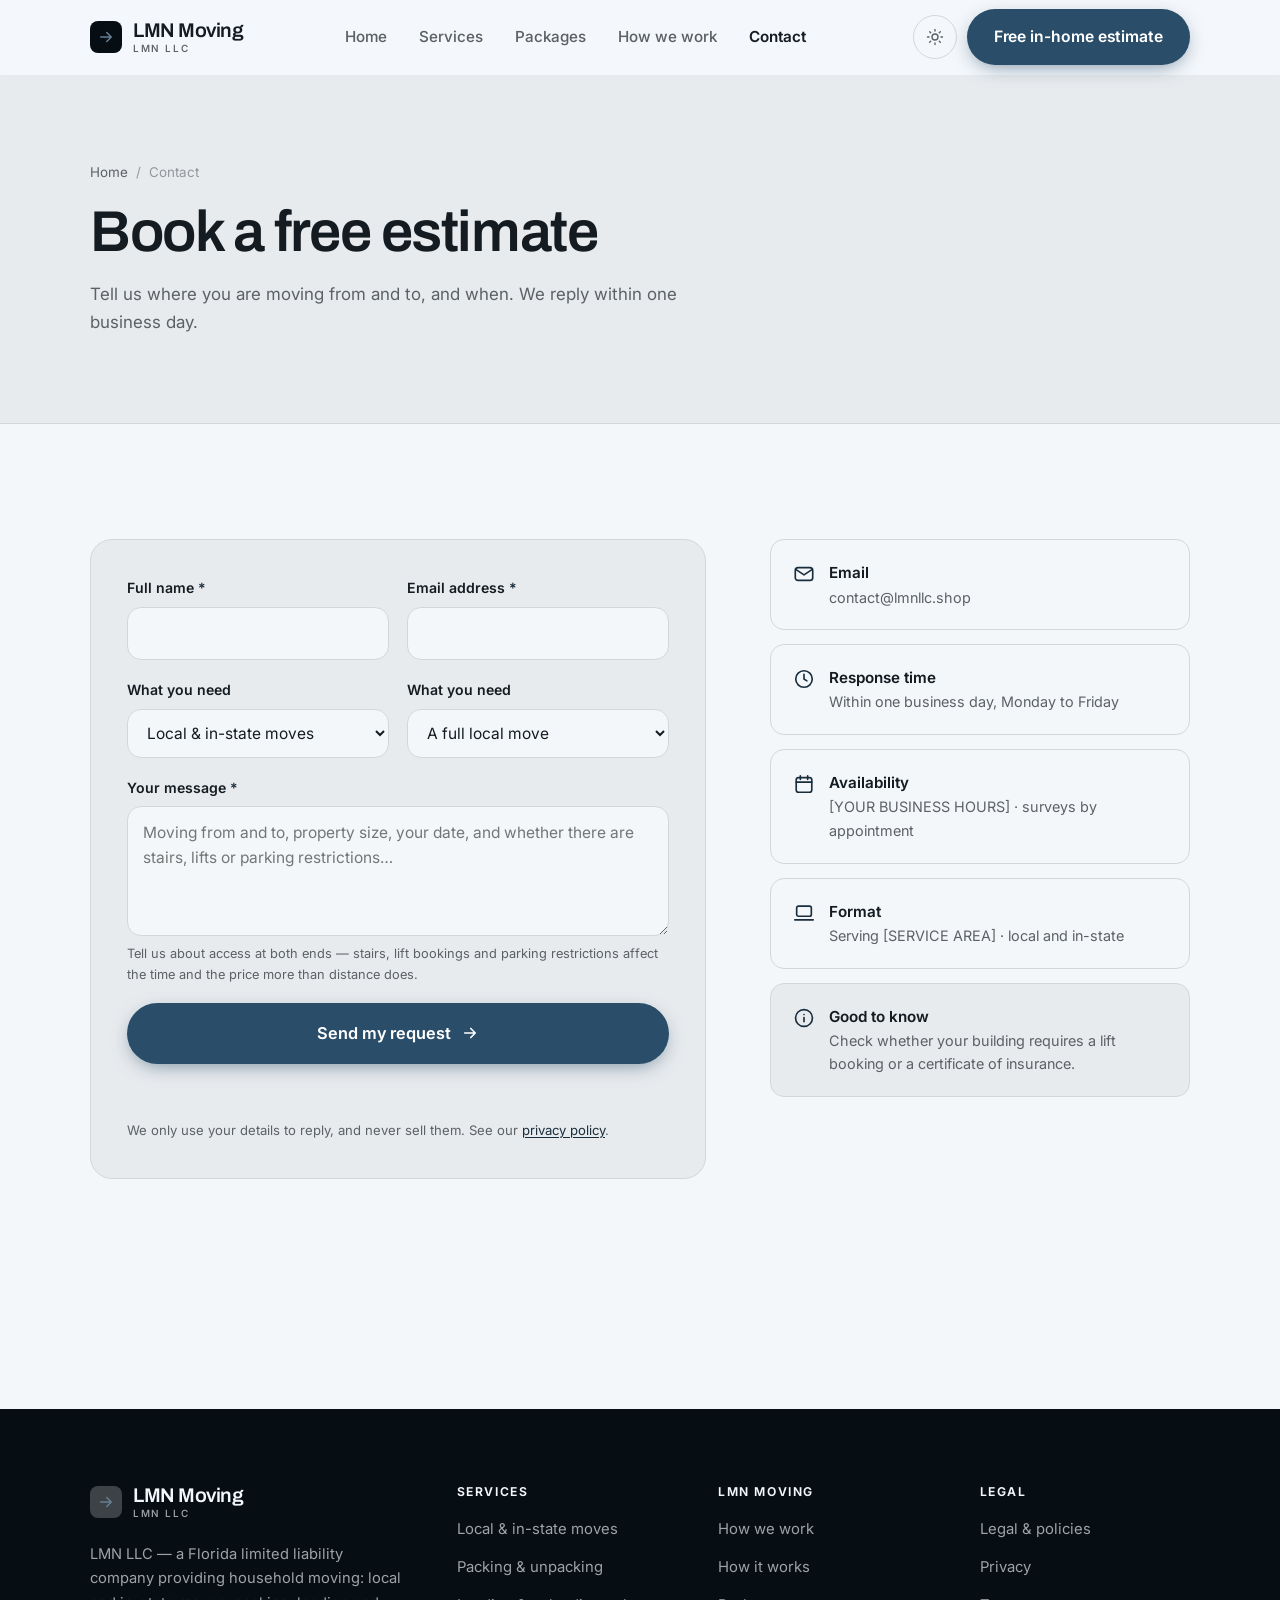
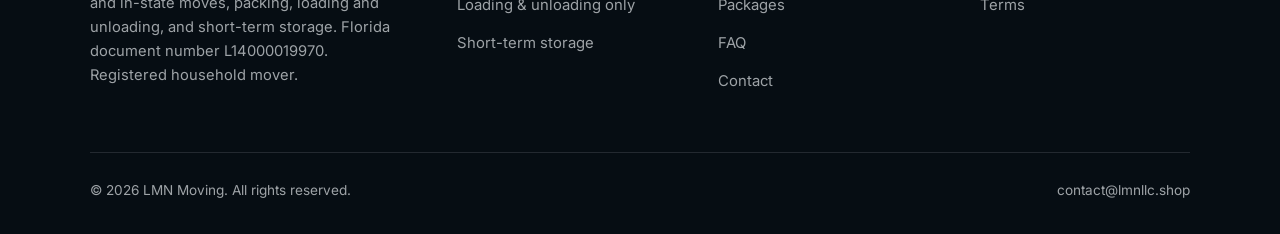
<file: contact.html>
<!DOCTYPE html>
<html lang="en" class="no-js">
<head>
<meta charset="utf-8">
<meta name="viewport" content="width=device-width, initial-scale=1">
<title>Contact — LMN Moving</title>
<meta name="description" content="Contact LMN LLC about a move. We reply within one business day.">
<link rel="canonical" href="https://lmnllc.shop/contact.html">

<meta property="og:type" content="website">
<meta property="og:url" content="https://lmnllc.shop/contact.html">
<meta property="og:site_name" content="LMN Moving">
<meta property="og:locale" content="en_US">
<meta property="og:title" content="Contact — LMN Moving">
<meta property="og:description" content="Contact LMN LLC about a move. We reply within one business day.">
<meta name="theme-color" content="#060d13">

<link rel="icon" href="assets/img/favicon.svg" type="image/svg+xml">
<link rel="preconnect" href="https://fonts.googleapis.com">
<link rel="preconnect" href="https://fonts.gstatic.com" crossorigin>
<link rel="stylesheet" href="https://fonts.googleapis.com/css2?family=Archivo:wght@400..700&family=Inter:wght@400..700&display=swap">
<link rel="stylesheet" href="assets/css/style.css">

<!-- Thème appliqué avant le premier rendu (évite le flash) -->
<script>
document.documentElement.classList.remove('no-js');
(function(){try{var t=localStorage.getItem('site-theme');if(t){document.documentElement.setAttribute('data-theme',t);}}catch(e){}})();
</script>
</head>

<body>
<a class="skip-link" href="#main">Skip to main content</a>

<header class="site-header">
  <nav class="wrap nav" aria-label="Main navigation">
    <a class="brand" href="index.html">
      <svg class="brand__mark" viewBox="0 0 64 64" aria-hidden="true">
        <rect class="bm-bg" width="64" height="64" rx="16"/>
        <g class="bm-ic" transform="translate(14 14) scale(1.5)" fill="none" stroke-width="2.1" stroke-linecap="round" stroke-linejoin="round"><path d="M5 12h14M13 6l6 6-6 6"/></g>
      </svg>
      <span>LMN Moving<span class="brand__sub">LMN LLC</span></span>
    </a>

    <ul class="nav__links" id="nav-links">
      <li><a href="index.html">Home</a></li>
      <li><a href="programs.html">Services</a></li>
      <li><a href="index.html#pricing">Packages</a></li>
      <li><a href="about.html">How we work</a></li>
      <li><a href="contact.html" aria-current="page">Contact</a></li>
      <li><a class="btn btn--primary" href="contact.html">Free in-home estimate</a></li>
    </ul>

    <div class="nav__cta">
      <button class="theme-toggle" type="button" aria-label="Switch to dark theme">
        <svg class="icon-sun" viewBox="0 0 24 24" fill="none" stroke="currentColor" stroke-width="1.8" stroke-linecap="round" aria-hidden="true"><circle cx="12" cy="12" r="4"/><path d="M12 2v2m0 16v2M2 12h2m16 0h2M4.9 4.9l1.4 1.4m11.4 11.4 1.4 1.4M19.1 4.9l-1.4 1.4M6.3 17.7l-1.4 1.4"/></svg>
        <svg class="icon-moon" viewBox="0 0 24 24" fill="none" stroke="currentColor" stroke-width="1.8" stroke-linecap="round" stroke-linejoin="round" aria-hidden="true"><path d="M21 12.8A9 9 0 1 1 11.2 3a7 7 0 0 0 9.8 9.8z"/></svg>
      </button>
      <a class="btn btn--primary" href="contact.html">Free in-home estimate</a>
      <button class="nav__toggle" type="button" aria-expanded="false" aria-controls="nav-links" aria-label="Open menu">
        <svg class="icon-open" viewBox="0 0 24 24" fill="none" stroke="currentColor" stroke-width="2" stroke-linecap="round" aria-hidden="true"><path d="M3 6h18M3 12h18M3 18h18"/></svg>
        <svg class="icon-close" viewBox="0 0 24 24" fill="none" stroke="currentColor" stroke-width="2" stroke-linecap="round" aria-hidden="true"><path d="M6 6l12 12M18 6L6 18"/></svg>
      </button>
    </div>
  </nav>
</header>

<main id="main">

<section class="page-head">
  <div class="wrap">
    <nav class="breadcrumb" aria-label="Breadcrumb">
      <a href="index.html">Home</a><span>/</span><span aria-current="page">Contact</span>
    </nav>
    <h1>Book a free estimate</h1>
    <p>Tell us where you are moving from and to, and when. We reply within one business day.</p>
  </div>
</section>

<section class="section wrap">
  <div class="form-layout">

    <!--
      FORM: the action attribute holds a placeholder id. Create a free form at
      https://formspree.io and replace VOTRE_ID_FORMSPREE. Until then, the button
      opens the visitor's email app with a pre-filled message to contact@lmnllc.shop.
    -->
    <form class="form" id="contact-form" action="https://formspree.io/f/VOTRE_ID_FORMSPREE" method="POST"
          data-email="contact@lmnllc.shop" data-subject="Moving estimate request"
          data-msg-mail="Your email app will open with the message ready to send." data-msg-sending="Sending…"
          data-msg-ok="Thanks! Your message is on its way. We reply within one business day." data-msg-err="Sending failed. Please email us directly at">
      <div class="form__row">
        <div class="field">
          <label for="nom">Full name <span class="req" aria-hidden="true">*</span></label>
          <input type="text" id="nom" name="nom" autocomplete="name" required>
        </div>
        <div class="field">
          <label for="email">Email address <span class="req" aria-hidden="true">*</span></label>
          <input type="email" id="email" name="email" autocomplete="email" required>
        </div>
      </div>

      <div class="form__row">
        <div class="field">
          <label for="programme">What you need</label>
          <select id="programme" name="programme">
            <option>Local &amp; in-state moves</option>
            <option>Packing &amp; unpacking</option>
            <option>Loading &amp; unloading only</option>
            <option>Short-term storage</option>
            <option>Not sure yet</option>
          </select>
        </div>
        <div class="field">
          <label for="niveau">What you need</label>
          <select id="niveau" name="niveau">
            <option>A full local move</option>
            <option>Packing as well</option>
            <option>Loading or unloading only</option>
            <option>A move with storage</option>
          </select>
        </div>
      </div>

      <div class="field">
        <label for="message">Your message <span class="req" aria-hidden="true">*</span></label>
        <textarea id="message" name="message" required placeholder="Moving from and to, property size, your date, and whether there are stairs, lifts or parking restrictions…"></textarea>
        <span class="field__hint">Tell us about access at both ends — stairs, lift bookings and parking restrictions affect the time and the price more than distance does.</span>
      </div>

      <!-- Bot trap: hidden from humans -->
      <div class="visually-hidden" aria-hidden="true">
        <label for="site-web">Leave this field empty</label>
        <input type="text" id="site-web" name="_gotcha" tabindex="-1" autocomplete="off">
      </div>

      <button class="btn btn--primary btn--lg" type="submit">Send my request <svg viewBox="0 0 24 24" fill="none" stroke="currentColor" stroke-width="2.2" stroke-linecap="round" stroke-linejoin="round" aria-hidden="true"><path d="M5 12h14M13 6l6 6-6 6"/></svg></button>

      <p id="form-status" class="form__status" role="status" aria-live="polite"></p>

      <p class="form__note">
        We only use your details to reply, and never sell them. See our <a href="legal.html#privacy">privacy policy</a>.
      </p>
    </form>

    <aside class="contact-aside">
      <div class="contact-card">
        <svg viewBox="0 0 24 24" fill="none" stroke="currentColor" stroke-width="1.8" stroke-linecap="round" stroke-linejoin="round" aria-hidden="true"><rect x="2.5" y="5" width="19" height="14" rx="3"/><path d="M3 7l9 6 9-6"/></svg>
        <div><b>Email</b><a href="mailto:contact@lmnllc.shop">contact@lmnllc.shop</a></div>
      </div>
      <div class="contact-card">
        <svg viewBox="0 0 24 24" fill="none" stroke="currentColor" stroke-width="1.8" stroke-linecap="round" stroke-linejoin="round" aria-hidden="true"><circle cx="12" cy="12" r="9"/><path d="M12 7v5l3.2 2"/></svg>
        <div><b>Response time</b><span>Within one business day, Monday to Friday</span></div>
      </div>
      <div class="contact-card">
        <svg viewBox="0 0 24 24" fill="none" stroke="currentColor" stroke-width="1.8" stroke-linecap="round" stroke-linejoin="round" aria-hidden="true"><rect x="3.5" y="5" width="17" height="16" rx="2.5"/><path d="M8 3v4M16 3v4M3.5 10h17"/></svg>
        <div><b>Availability</b><span>[YOUR BUSINESS HOURS] · surveys by appointment</span></div>
      </div>
      <div class="contact-card">
        <svg viewBox="0 0 24 24" fill="none" stroke="currentColor" stroke-width="1.8" stroke-linecap="round" stroke-linejoin="round" aria-hidden="true"><rect x="4" y="4.5" width="16" height="11" rx="2"/><path d="M2 19.5h20"/></svg>
        <div><b>Format</b><span>Serving [SERVICE AREA] · local and in-state</span></div>
      </div>
      <div class="contact-card contact-card--soft">
        <svg viewBox="0 0 24 24" fill="none" stroke="currentColor" stroke-width="1.8" stroke-linecap="round" stroke-linejoin="round" aria-hidden="true"><circle cx="12" cy="12" r="9.2"/><path d="M12 16v-4.5M12 8.2v.1"/></svg>
        <div><b>Good to know</b><span>Check whether your building requires a lift booking or a certificate of insurance.</span></div>
      </div>
    </aside>

  </div>
</section>

</main>

<footer class="site-footer">
  <div class="wrap">
    <div class="footer__grid">
      <div class="footer__brand">
        <a class="brand" href="index.html">
          <svg class="brand__mark" viewBox="0 0 64 64" aria-hidden="true">
        <rect class="bm-bg" width="64" height="64" rx="16"/>
        <g class="bm-ic" transform="translate(14 14) scale(1.5)" fill="none" stroke-width="2.1" stroke-linecap="round" stroke-linejoin="round"><path d="M5 12h14M13 6l6 6-6 6"/></g>
      </svg>
          <span>LMN Moving<span class="brand__sub">LMN LLC</span></span>
        </a>
        <p>LMN LLC — a Florida limited liability company providing household moving: local and in-state moves, packing, loading and unloading, and short-term storage. Florida document number L14000019970. Registered household mover.</p>
      </div>

      <div class="footer__col">
        <h4>Services</h4>
        <ul>
          <li><a href="programs.html#local">Local &amp; in-state moves</a></li>
          <li><a href="programs.html#packing">Packing &amp; unpacking</a></li>
          <li><a href="programs.html#labour">Loading &amp; unloading only</a></li>
          <li><a href="programs.html#storage">Short-term storage</a></li>
        </ul>
      </div>

      <div class="footer__col">
        <h4>LMN Moving</h4>
        <ul>
          <li><a href="about.html">How we work</a></li>
          <li><a href="index.html#how-it-works">How it works</a></li>
          <li><a href="index.html#pricing">Packages</a></li>
          <li><a href="index.html#faq">FAQ</a></li>
          <li><a href="contact.html">Contact</a></li>
        </ul>
      </div>

      <div class="footer__col">
        <h4>Legal</h4>
        <ul>
          <li><a href="legal.html">Legal &amp; policies</a></li>
          <li><a href="legal.html#privacy">Privacy</a></li>
          <li><a href="legal.html#terms">Terms</a></li>
        </ul>
      </div>
    </div>

    <div class="footer__bottom">
      <p>© <span data-year>2026</span> LMN Moving. All rights reserved.</p>
      <p><a href="mailto:contact@lmnllc.shop">contact@lmnllc.shop</a></p>
    </div>
  </div>
</footer>

<script src="assets/js/main.js" defer></script>
</body>
</html>
</file>
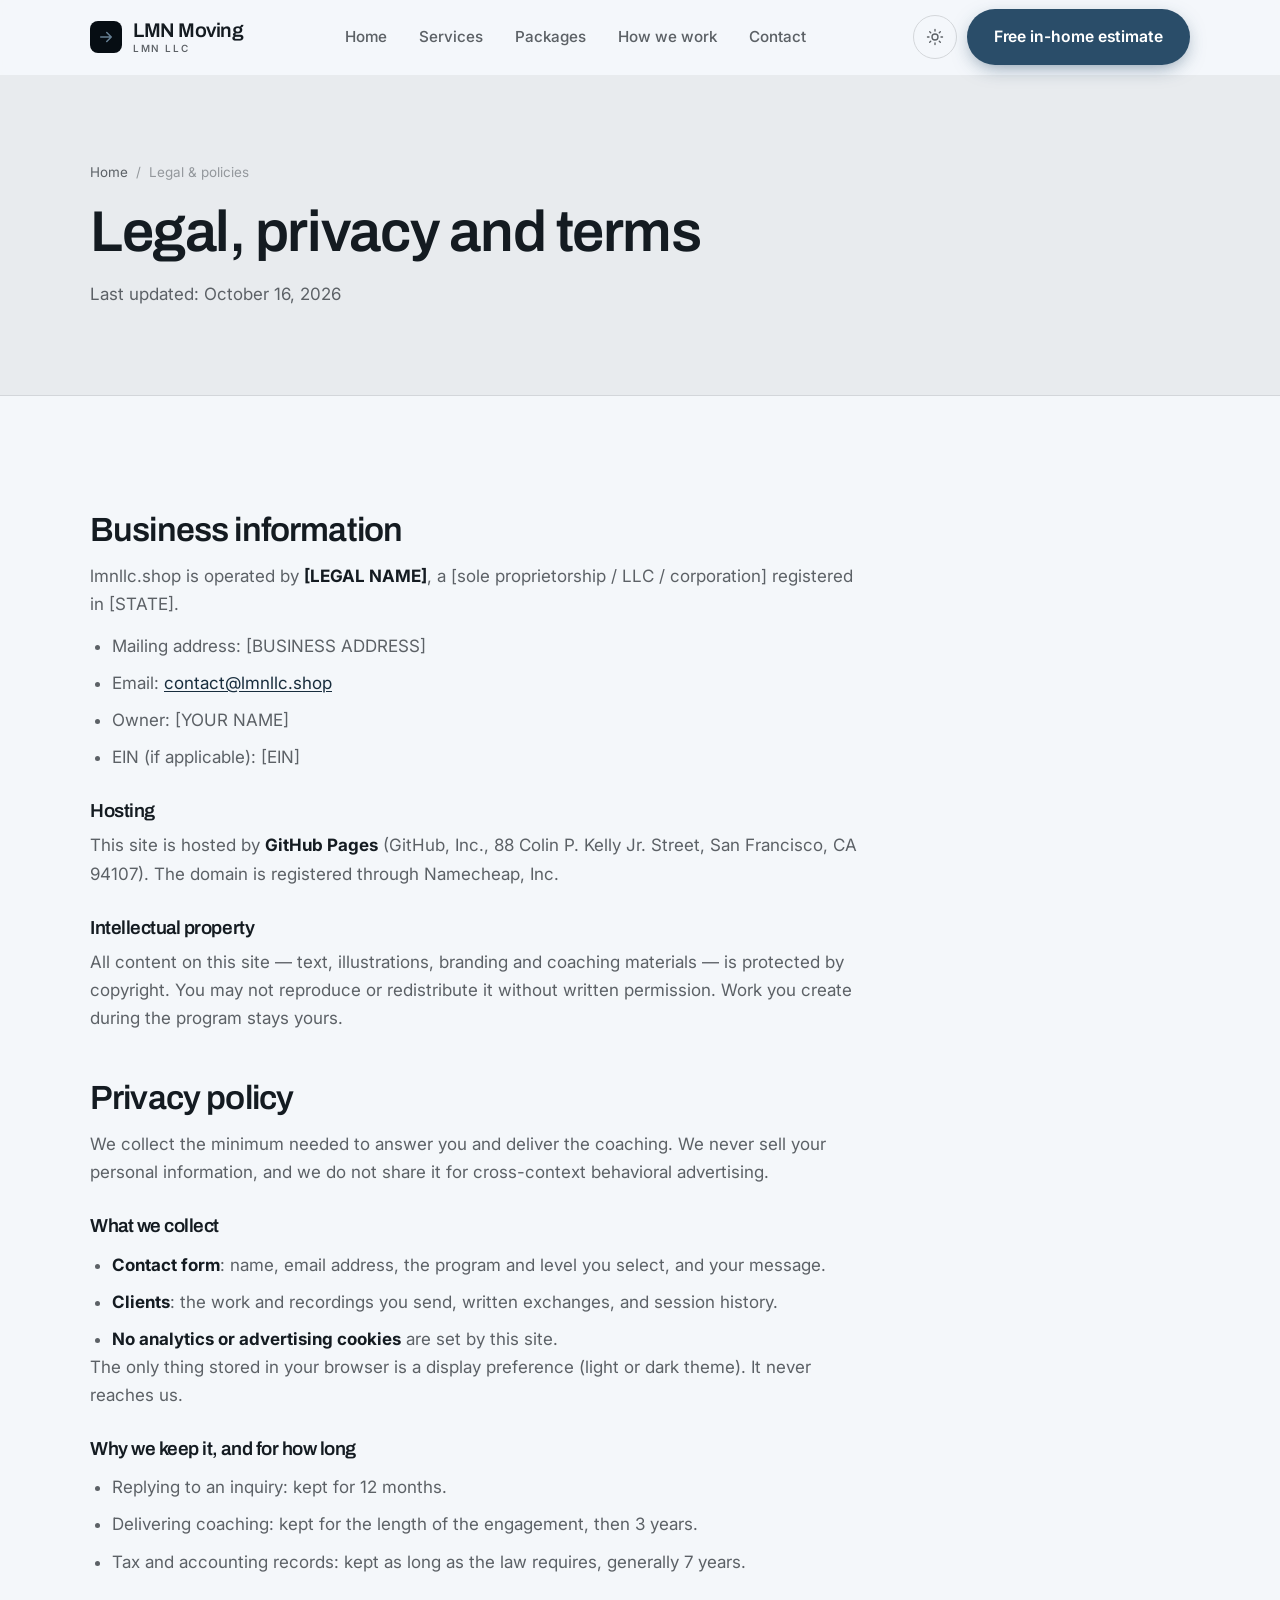
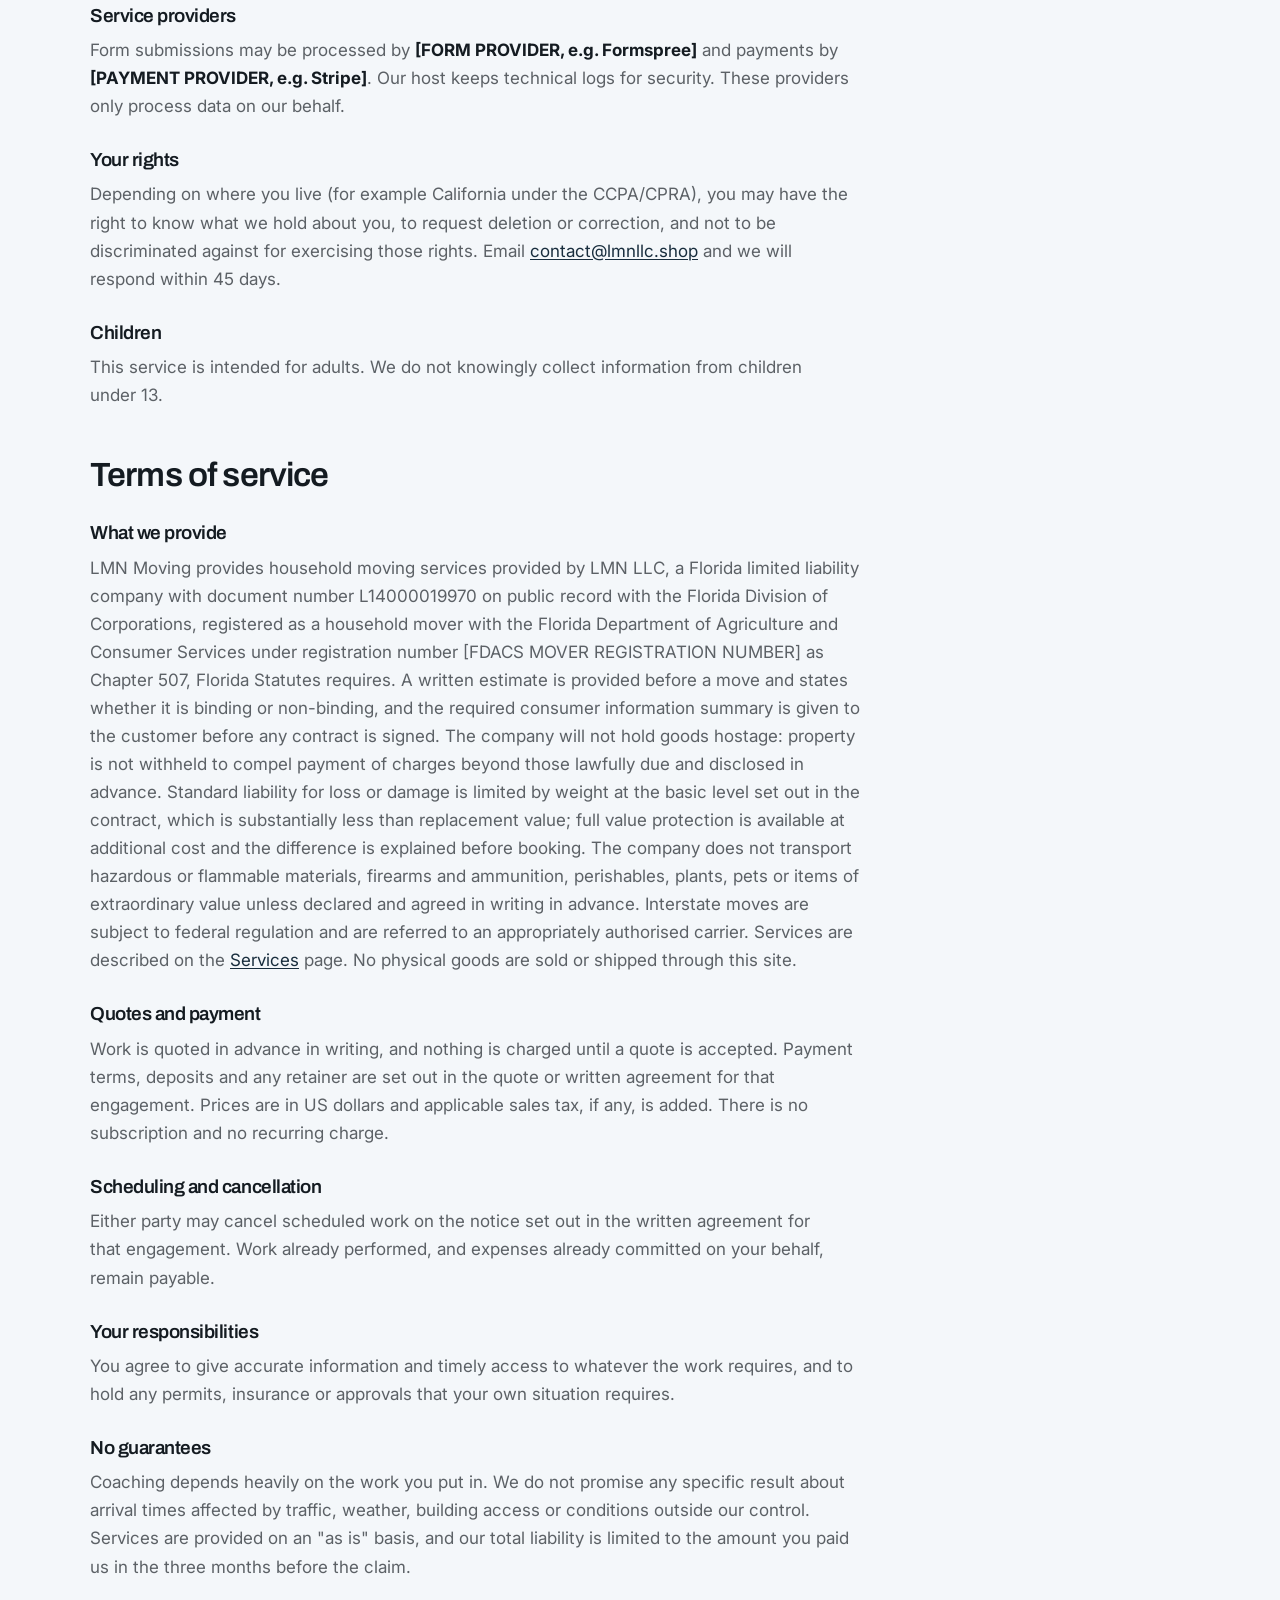
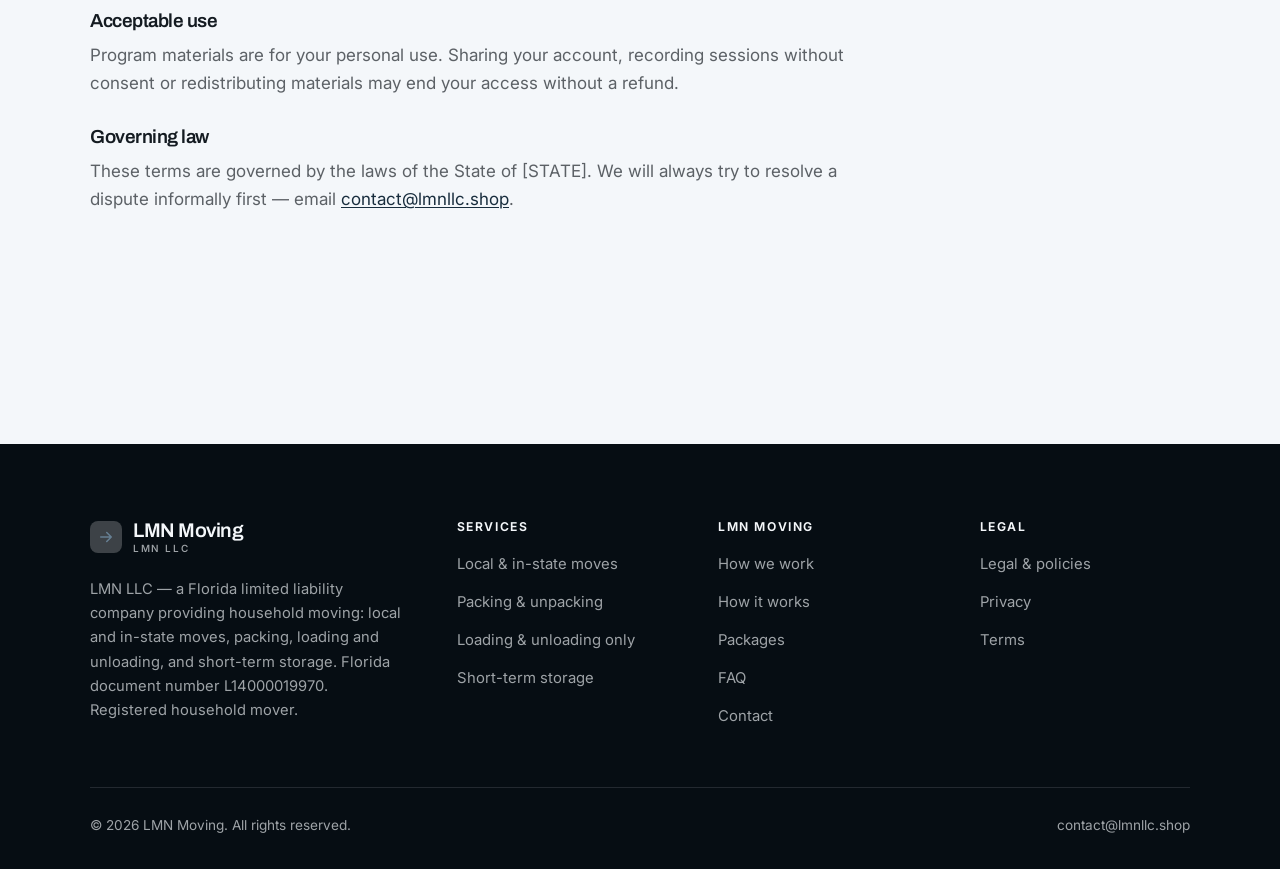
<file: legal.html>
<!DOCTYPE html>
<html lang="en" class="no-js">
<head>
<meta charset="utf-8">
<meta name="viewport" content="width=device-width, initial-scale=1">
<title>Legal, privacy and terms — LMN Moving</title>
<meta name="description" content="Business information, privacy policy and terms of service for LMN Moving.">
<meta name="robots" content="noindex">

<meta property="og:type" content="website">
<meta property="og:url" content="https://lmnllc.shop/legal.html">
<meta property="og:site_name" content="LMN Moving">
<meta property="og:locale" content="en_US">
<meta property="og:title" content="Legal, privacy and terms — LMN Moving">
<meta property="og:description" content="Business information, privacy policy and terms of service for LMN Moving.">
<meta name="theme-color" content="#060d13">

<link rel="icon" href="assets/img/favicon.svg" type="image/svg+xml">
<link rel="preconnect" href="https://fonts.googleapis.com">
<link rel="preconnect" href="https://fonts.gstatic.com" crossorigin>
<link rel="stylesheet" href="https://fonts.googleapis.com/css2?family=Archivo:wght@400..700&family=Inter:wght@400..700&display=swap">
<link rel="stylesheet" href="assets/css/style.css">

<!-- Thème appliqué avant le premier rendu (évite le flash) -->
<script>
document.documentElement.classList.remove('no-js');
(function(){try{var t=localStorage.getItem('site-theme');if(t){document.documentElement.setAttribute('data-theme',t);}}catch(e){}})();
</script>
</head>

<body>
<a class="skip-link" href="#main">Skip to main content</a>

<header class="site-header">
  <nav class="wrap nav" aria-label="Main navigation">
    <a class="brand" href="index.html">
      <svg class="brand__mark" viewBox="0 0 64 64" aria-hidden="true">
        <rect class="bm-bg" width="64" height="64" rx="16"/>
        <g class="bm-ic" transform="translate(14 14) scale(1.5)" fill="none" stroke-width="2.1" stroke-linecap="round" stroke-linejoin="round"><path d="M5 12h14M13 6l6 6-6 6"/></g>
      </svg>
      <span>LMN Moving<span class="brand__sub">LMN LLC</span></span>
    </a>

    <ul class="nav__links" id="nav-links">
      <li><a href="index.html">Home</a></li>
      <li><a href="programs.html">Services</a></li>
      <li><a href="index.html#pricing">Packages</a></li>
      <li><a href="about.html">How we work</a></li>
      <li><a href="contact.html">Contact</a></li>
      <li><a class="btn btn--primary" href="contact.html">Free in-home estimate</a></li>
    </ul>

    <div class="nav__cta">
      <button class="theme-toggle" type="button" aria-label="Switch to dark theme">
        <svg class="icon-sun" viewBox="0 0 24 24" fill="none" stroke="currentColor" stroke-width="1.8" stroke-linecap="round" aria-hidden="true"><circle cx="12" cy="12" r="4"/><path d="M12 2v2m0 16v2M2 12h2m16 0h2M4.9 4.9l1.4 1.4m11.4 11.4 1.4 1.4M19.1 4.9l-1.4 1.4M6.3 17.7l-1.4 1.4"/></svg>
        <svg class="icon-moon" viewBox="0 0 24 24" fill="none" stroke="currentColor" stroke-width="1.8" stroke-linecap="round" stroke-linejoin="round" aria-hidden="true"><path d="M21 12.8A9 9 0 1 1 11.2 3a7 7 0 0 0 9.8 9.8z"/></svg>
      </button>
      <a class="btn btn--primary" href="contact.html">Free in-home estimate</a>
      <button class="nav__toggle" type="button" aria-expanded="false" aria-controls="nav-links" aria-label="Open menu">
        <svg class="icon-open" viewBox="0 0 24 24" fill="none" stroke="currentColor" stroke-width="2" stroke-linecap="round" aria-hidden="true"><path d="M3 6h18M3 12h18M3 18h18"/></svg>
        <svg class="icon-close" viewBox="0 0 24 24" fill="none" stroke="currentColor" stroke-width="2" stroke-linecap="round" aria-hidden="true"><path d="M6 6l12 12M18 6L6 18"/></svg>
      </button>
    </div>
  </nav>
</header>

<main id="main">

<section class="page-head">
  <div class="wrap">
    <nav class="breadcrumb" aria-label="Breadcrumb">
      <a href="index.html">Home</a><span>/</span><span aria-current="page">Legal &amp; policies</span>
    </nav>
    <h1>Legal, privacy and terms</h1>
    <p>Last updated: <time datetime="2026-10-16">October 16, 2026</time></p>
  </div>
</section>

<section class="section wrap">
  <div class="prose">

    <!--
      TO DO: this is a skeleton, not legal advice. Replace every [BRACKET] with
      your real details before selling, and have a lawyer review it if you can.
      Consumer protection rules differ by state.
    -->

    <h2 id="business">Business information</h2>
    <p>
      lmnllc.shop is operated by <strong>[LEGAL NAME]</strong>, a [sole proprietorship / LLC / corporation]
      registered in [STATE].
    </p>
    <ul>
      <li>Mailing address: [BUSINESS ADDRESS]</li>
      <li>Email: <a href="mailto:contact@lmnllc.shop">contact@lmnllc.shop</a></li>
      <li>Owner: [YOUR NAME]</li>
      <li>EIN (if applicable): [EIN]</li>
    </ul>

    <h3>Hosting</h3>
    <p>
      This site is hosted by <strong>GitHub Pages</strong> (GitHub, Inc., 88 Colin P. Kelly Jr. Street,
      San Francisco, CA 94107). The domain is registered through Namecheap, Inc.
    </p>

    <h3>Intellectual property</h3>
    <p>
      All content on this site — text, illustrations, branding and coaching materials — is protected by
      copyright. You may not reproduce or redistribute it without written permission. Work you create during
      the program stays yours.
    </p>

    <h2 id="privacy">Privacy policy</h2>
    <p>
      We collect the minimum needed to answer you and deliver the coaching. We never sell your personal
      information, and we do not share it for cross-context behavioral advertising.
    </p>
    <h3>What we collect</h3>
    <ul>
      <li><strong>Contact form</strong>: name, email address, the program and level you select, and your message.</li>
      <li><strong>Clients</strong>: the work and recordings you send, written exchanges, and session history.</li>
      <li><strong>No analytics or advertising cookies</strong> are set by this site.</li>
    </ul>
    <p>
      The only thing stored in your browser is a display preference (light or dark theme). It never reaches us.
    </p>
    <h3>Why we keep it, and for how long</h3>
    <ul>
      <li>Replying to an inquiry: kept for 12 months.</li>
      <li>Delivering coaching: kept for the length of the engagement, then 3 years.</li>
      <li>Tax and accounting records: kept as long as the law requires, generally 7 years.</li>
    </ul>
    <h3>Service providers</h3>
    <p>
      Form submissions may be processed by <strong>[FORM PROVIDER, e.g. Formspree]</strong> and payments by
      <strong>[PAYMENT PROVIDER, e.g. Stripe]</strong>. Our host keeps technical logs for security. These
      providers only process data on our behalf.
    </p>
    <h3>Your rights</h3>
    <p>
      Depending on where you live (for example California under the CCPA/CPRA), you may have the right to
      know what we hold about you, to request deletion or correction, and not to be discriminated against for
      exercising those rights. Email <a href="mailto:contact@lmnllc.shop">contact@lmnllc.shop</a> and we will respond within 45 days.
    </p>
    <h3>Children</h3>
    <p>
      This service is intended for adults. We do not knowingly collect information from children under 13.
    </p>

    <h2 id="terms">Terms of service</h2>
    <h3>What we provide</h3>
    <p>
      LMN Moving provides household moving services provided by LMN LLC, a Florida limited liability company with document number L14000019970 on public record with the Florida Division of Corporations, registered as a household mover with the Florida Department of Agriculture and Consumer Services under registration number [FDACS MOVER REGISTRATION NUMBER] as Chapter 507, Florida Statutes requires. A written estimate is provided before a move and states whether it is binding or non-binding, and the required consumer information summary is given to the customer before any contract is signed. The company will not hold goods hostage: property is not withheld to compel payment of charges beyond those lawfully due and disclosed in advance. Standard liability for loss or damage is limited by weight at the basic level set out in the contract, which is substantially less than replacement value; full value protection is available at additional cost and the difference is explained before booking. The company does not transport hazardous or flammable materials, firearms and ammunition, perishables, plants, pets or items of extraordinary value unless declared and agreed in writing in advance. Interstate moves are subject to federal regulation and are referred to an appropriately authorised carrier. Services are described on the
      <a href="programs.html">Services</a> page. No physical goods are sold or shipped through this site.
    </p>
    <h3>Quotes and payment</h3>
    <p>
      Work is quoted in advance in writing, and nothing is charged until a quote is accepted. Payment terms,
      deposits and any retainer are set out in the quote or written agreement for that engagement. Prices are in
      US dollars and applicable sales tax, if any, is added. There is no subscription and no recurring charge.
    </p>
    <h3>Scheduling and cancellation</h3>
    <p>
      Either party may cancel scheduled work on the notice set out in the written agreement for that engagement.
      Work already performed, and expenses already committed on your behalf, remain payable.
    </p>
    <h3>Your responsibilities</h3>
    <p>
      You agree to give accurate information and timely access to whatever the work requires, and to hold any
      permits, insurance or approvals that your own situation requires.
    </p>

    <h3>No guarantees</h3>
    <p>
      Coaching depends heavily on the work you put in. We do not promise any specific result
      about arrival times affected by traffic, weather, building access or conditions outside our control. Services are provided on an "as is" basis, and our total
      liability is limited to the amount you paid us in the three months before the claim.
    </p>
    <h3>Acceptable use</h3>
    <p>
      Program materials are for your personal use. Sharing your account, recording sessions without consent
      or redistributing materials may end your access without a refund.
    </p>
    <h3>Governing law</h3>
    <p>
      These terms are governed by the laws of the State of [STATE]. We will always try to resolve a dispute
      informally first — email <a href="mailto:contact@lmnllc.shop">contact@lmnllc.shop</a>.
    </p>

  </div>
</section>

</main>

<footer class="site-footer">
  <div class="wrap">
    <div class="footer__grid">
      <div class="footer__brand">
        <a class="brand" href="index.html">
          <svg class="brand__mark" viewBox="0 0 64 64" aria-hidden="true">
        <rect class="bm-bg" width="64" height="64" rx="16"/>
        <g class="bm-ic" transform="translate(14 14) scale(1.5)" fill="none" stroke-width="2.1" stroke-linecap="round" stroke-linejoin="round"><path d="M5 12h14M13 6l6 6-6 6"/></g>
      </svg>
          <span>LMN Moving<span class="brand__sub">LMN LLC</span></span>
        </a>
        <p>LMN LLC — a Florida limited liability company providing household moving: local and in-state moves, packing, loading and unloading, and short-term storage. Florida document number L14000019970. Registered household mover.</p>
      </div>

      <div class="footer__col">
        <h4>Services</h4>
        <ul>
          <li><a href="programs.html#local">Local &amp; in-state moves</a></li>
          <li><a href="programs.html#packing">Packing &amp; unpacking</a></li>
          <li><a href="programs.html#labour">Loading &amp; unloading only</a></li>
          <li><a href="programs.html#storage">Short-term storage</a></li>
        </ul>
      </div>

      <div class="footer__col">
        <h4>LMN Moving</h4>
        <ul>
          <li><a href="about.html">How we work</a></li>
          <li><a href="index.html#how-it-works">How it works</a></li>
          <li><a href="index.html#pricing">Packages</a></li>
          <li><a href="index.html#faq">FAQ</a></li>
          <li><a href="contact.html">Contact</a></li>
        </ul>
      </div>

      <div class="footer__col">
        <h4>Legal</h4>
        <ul>
          <li><a href="legal.html">Legal &amp; policies</a></li>
          <li><a href="legal.html#privacy">Privacy</a></li>
          <li><a href="legal.html#terms">Terms</a></li>
        </ul>
      </div>
    </div>

    <div class="footer__bottom">
      <p>© <span data-year>2026</span> LMN Moving. All rights reserved.</p>
      <p><a href="mailto:contact@lmnllc.shop">contact@lmnllc.shop</a></p>
    </div>
  </div>
</footer>

<script src="assets/js/main.js" defer></script>
</body>
</html>
</file>
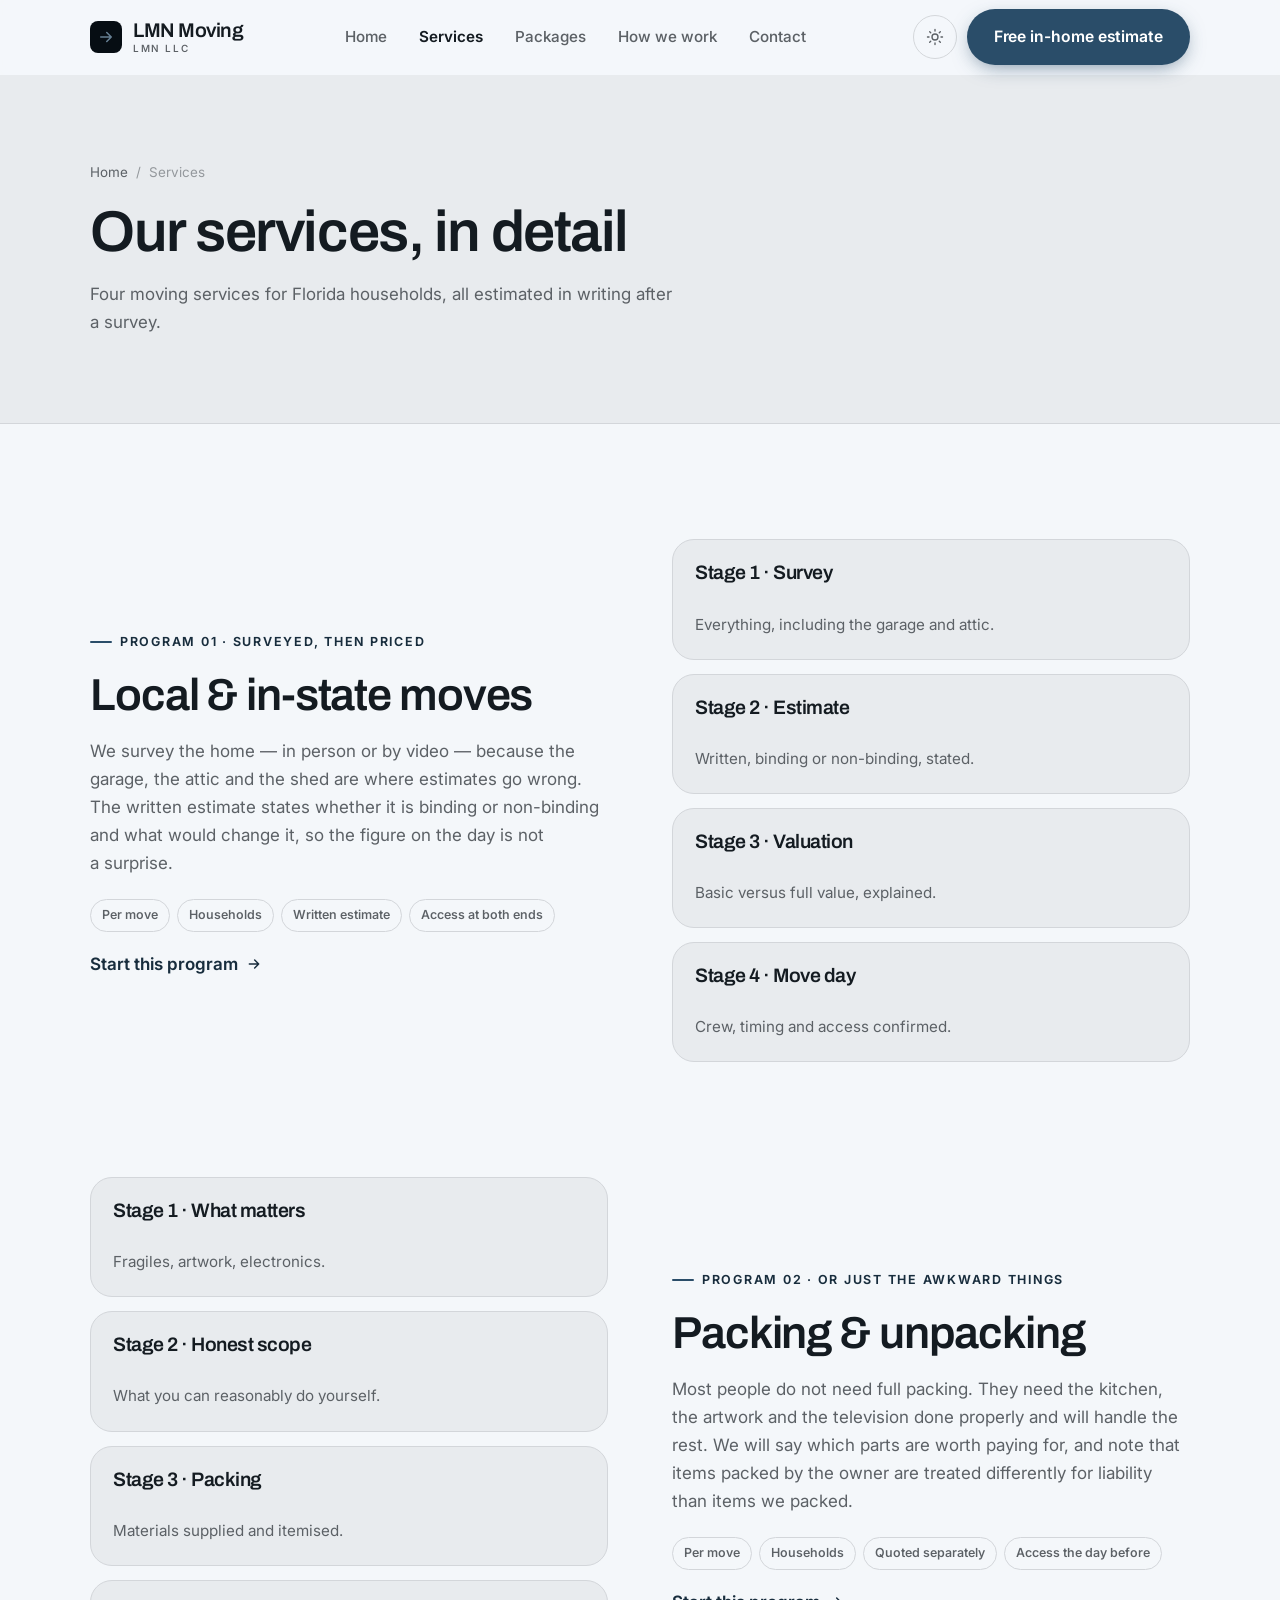
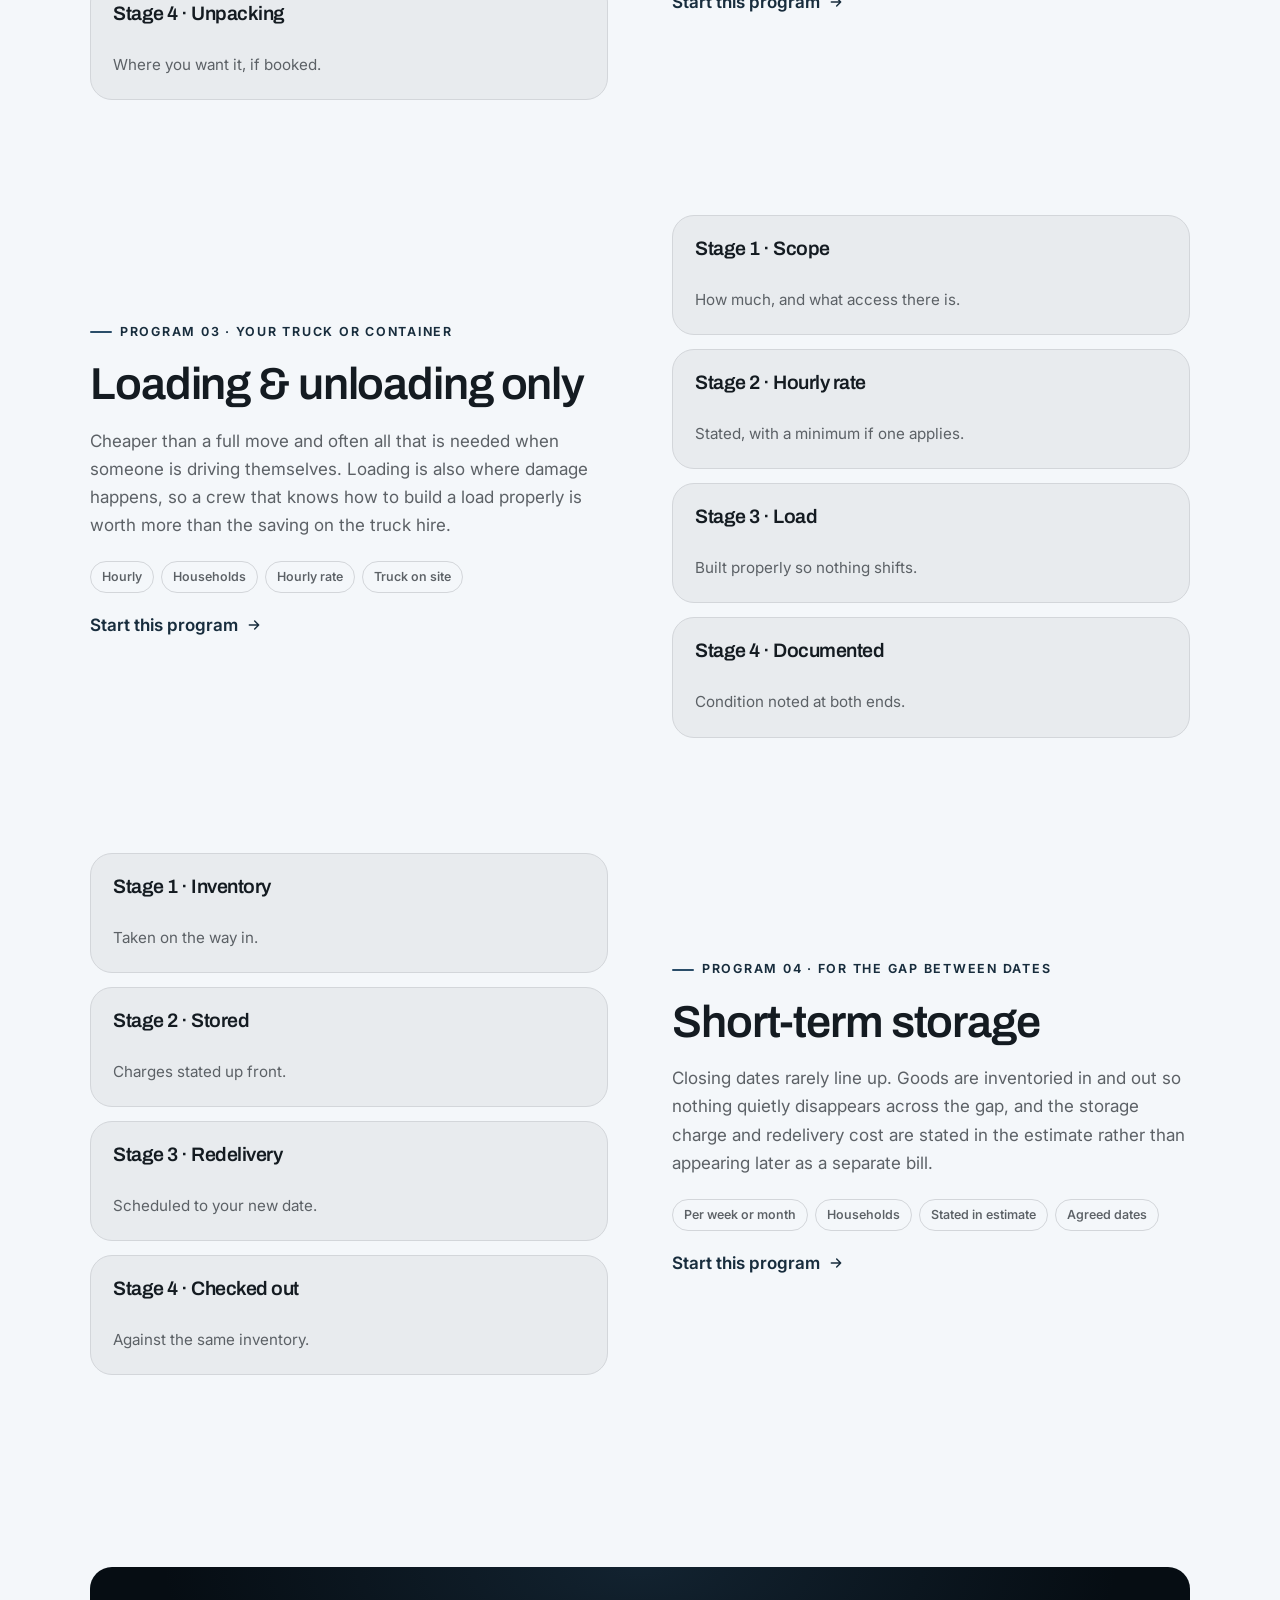
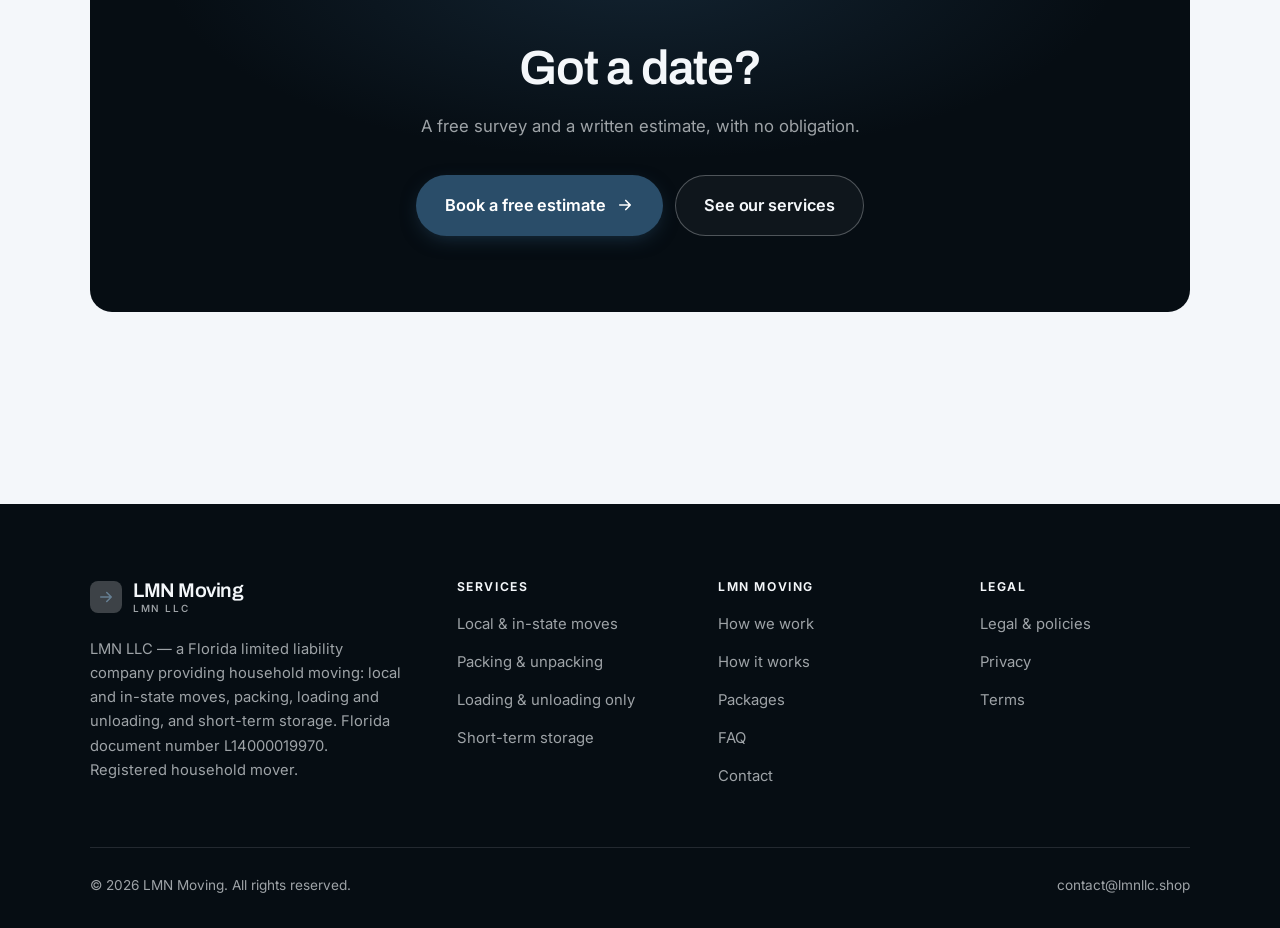
<file: programs.html>
<!DOCTYPE html>
<html lang="en" class="no-js">
<head>
<meta charset="utf-8">
<meta name="viewport" content="width=device-width, initial-scale=1">
<title>Services — LMN Moving</title>
<meta name="description" content="Services of LMN LLC: local and in-state moves, packing and unpacking, loading and unloading only, and short-term storage.">
<link rel="canonical" href="https://lmnllc.shop/programs.html">

<meta property="og:type" content="website">
<meta property="og:url" content="https://lmnllc.shop/programs.html">
<meta property="og:site_name" content="LMN Moving">
<meta property="og:locale" content="en_US">
<meta property="og:title" content="Services — LMN Moving">
<meta property="og:description" content="Services of LMN LLC: local and in-state moves, packing and unpacking, loading and unloading only, and short-term storage.">
<meta name="theme-color" content="#060d13">

<link rel="icon" href="assets/img/favicon.svg" type="image/svg+xml">
<link rel="preconnect" href="https://fonts.googleapis.com">
<link rel="preconnect" href="https://fonts.gstatic.com" crossorigin>
<link rel="stylesheet" href="https://fonts.googleapis.com/css2?family=Archivo:wght@400..700&family=Inter:wght@400..700&display=swap">
<link rel="stylesheet" href="assets/css/style.css">

<!-- Thème appliqué avant le premier rendu (évite le flash) -->
<script>
document.documentElement.classList.remove('no-js');
(function(){try{var t=localStorage.getItem('site-theme');if(t){document.documentElement.setAttribute('data-theme',t);}}catch(e){}})();
</script>
</head>

<body>
<a class="skip-link" href="#main">Skip to main content</a>

<header class="site-header">
  <nav class="wrap nav" aria-label="Main navigation">
    <a class="brand" href="index.html">
      <svg class="brand__mark" viewBox="0 0 64 64" aria-hidden="true">
        <rect class="bm-bg" width="64" height="64" rx="16"/>
        <g class="bm-ic" transform="translate(14 14) scale(1.5)" fill="none" stroke-width="2.1" stroke-linecap="round" stroke-linejoin="round"><path d="M5 12h14M13 6l6 6-6 6"/></g>
      </svg>
      <span>LMN Moving<span class="brand__sub">LMN LLC</span></span>
    </a>

    <ul class="nav__links" id="nav-links">
      <li><a href="index.html">Home</a></li>
      <li><a href="programs.html" aria-current="page">Services</a></li>
      <li><a href="index.html#pricing">Packages</a></li>
      <li><a href="about.html">How we work</a></li>
      <li><a href="contact.html">Contact</a></li>
      <li><a class="btn btn--primary" href="contact.html">Free in-home estimate</a></li>
    </ul>

    <div class="nav__cta">
      <button class="theme-toggle" type="button" aria-label="Switch to dark theme">
        <svg class="icon-sun" viewBox="0 0 24 24" fill="none" stroke="currentColor" stroke-width="1.8" stroke-linecap="round" aria-hidden="true"><circle cx="12" cy="12" r="4"/><path d="M12 2v2m0 16v2M2 12h2m16 0h2M4.9 4.9l1.4 1.4m11.4 11.4 1.4 1.4M19.1 4.9l-1.4 1.4M6.3 17.7l-1.4 1.4"/></svg>
        <svg class="icon-moon" viewBox="0 0 24 24" fill="none" stroke="currentColor" stroke-width="1.8" stroke-linecap="round" stroke-linejoin="round" aria-hidden="true"><path d="M21 12.8A9 9 0 1 1 11.2 3a7 7 0 0 0 9.8 9.8z"/></svg>
      </button>
      <a class="btn btn--primary" href="contact.html">Free in-home estimate</a>
      <button class="nav__toggle" type="button" aria-expanded="false" aria-controls="nav-links" aria-label="Open menu">
        <svg class="icon-open" viewBox="0 0 24 24" fill="none" stroke="currentColor" stroke-width="2" stroke-linecap="round" aria-hidden="true"><path d="M3 6h18M3 12h18M3 18h18"/></svg>
        <svg class="icon-close" viewBox="0 0 24 24" fill="none" stroke="currentColor" stroke-width="2" stroke-linecap="round" aria-hidden="true"><path d="M6 6l12 12M18 6L6 18"/></svg>
      </button>
    </div>
  </nav>
</header>

<main id="main">

<section class="page-head">
  <div class="wrap">
    <nav class="breadcrumb" aria-label="Breadcrumb">
      <a href="index.html">Home</a><span>/</span><span aria-current="page">Services</span>
    </nav>
    <h1>Our services, in detail</h1>
    <p>Four moving services for Florida households, all estimated in writing after a survey.</p>
  </div>
</section>

<section class="section wrap" id="local">
  <div class="split reveal">
    <div>
      <span class="eyebrow">Program 01 · Surveyed, then priced</span>
      <h2>Local &amp; in-state moves</h2>
      <p>We survey the home — in person or by video — because the garage, the attic and the shed are where estimates go wrong. The written estimate states whether it is binding or non-binding and what would change it, so the figure on the day is not a surprise.</p>
      <ul class="tags"><li>Per move</li><li>Households</li><li>Written estimate</li><li>Access at both ends</li></ul>
      <p><a class="arrow-link" href="contact.html">Start this program <svg viewBox="0 0 24 24" fill="none" stroke="currentColor" stroke-width="2.2" stroke-linecap="round" stroke-linejoin="round" aria-hidden="true"><path d="M5 12h14M13 6l6 6-6 6"/></svg></a></p>
    </div>
    <div class="grid grid--2 grid--tight">
      <article class="card card--sm">
        <h3>Stage 1 · Survey</h3>
        <p>Everything, including the garage and attic.</p>
      </article>
      <article class="card card--sm">
        <h3>Stage 2 · Estimate</h3>
        <p>Written, binding or non-binding, stated.</p>
      </article>
      <article class="card card--sm">
        <h3>Stage 3 · Valuation</h3>
        <p>Basic versus full value, explained.</p>
      </article>
      <article class="card card--sm">
        <h3>Stage 4 · Move day</h3>
        <p>Crew, timing and access confirmed.</p>
      </article>
    </div>
  </div>
</section>

<section class="section section--flush wrap" id="packing">
  <div class="split reveal">
    <div class="grid grid--2 grid--tight">
      <article class="card card--sm">
        <h3>Stage 1 · What matters</h3>
        <p>Fragiles, artwork, electronics.</p>
      </article>
      <article class="card card--sm">
        <h3>Stage 2 · Honest scope</h3>
        <p>What you can reasonably do yourself.</p>
      </article>
      <article class="card card--sm">
        <h3>Stage 3 · Packing</h3>
        <p>Materials supplied and itemised.</p>
      </article>
      <article class="card card--sm">
        <h3>Stage 4 · Unpacking</h3>
        <p>Where you want it, if booked.</p>
      </article>
    </div>
    <div>
      <span class="eyebrow">Program 02 · Or just the awkward things</span>
      <h2>Packing &amp; unpacking</h2>
      <p>Most people do not need full packing. They need the kitchen, the artwork and the television done properly and will handle the rest. We will say which parts are worth paying for, and note that items packed by the owner are treated differently for liability than items we packed.</p>
      <ul class="tags"><li>Per move</li><li>Households</li><li>Quoted separately</li><li>Access the day before</li></ul>
      <p><a class="arrow-link" href="contact.html">Start this program <svg viewBox="0 0 24 24" fill="none" stroke="currentColor" stroke-width="2.2" stroke-linecap="round" stroke-linejoin="round" aria-hidden="true"><path d="M5 12h14M13 6l6 6-6 6"/></svg></a></p>
    </div>
  </div>
</section>

<section class="section section--flush wrap" id="labour">
  <div class="split reveal">
    <div>
      <span class="eyebrow">Program 03 · Your truck or container</span>
      <h2>Loading &amp; unloading only</h2>
      <p>Cheaper than a full move and often all that is needed when someone is driving themselves. Loading is also where damage happens, so a crew that knows how to build a load properly is worth more than the saving on the truck hire.</p>
      <ul class="tags"><li>Hourly</li><li>Households</li><li>Hourly rate</li><li>Truck on site</li></ul>
      <p><a class="arrow-link" href="contact.html">Start this program <svg viewBox="0 0 24 24" fill="none" stroke="currentColor" stroke-width="2.2" stroke-linecap="round" stroke-linejoin="round" aria-hidden="true"><path d="M5 12h14M13 6l6 6-6 6"/></svg></a></p>
    </div>
    <div class="grid grid--2 grid--tight">
      <article class="card card--sm">
        <h3>Stage 1 · Scope</h3>
        <p>How much, and what access there is.</p>
      </article>
      <article class="card card--sm">
        <h3>Stage 2 · Hourly rate</h3>
        <p>Stated, with a minimum if one applies.</p>
      </article>
      <article class="card card--sm">
        <h3>Stage 3 · Load</h3>
        <p>Built properly so nothing shifts.</p>
      </article>
      <article class="card card--sm">
        <h3>Stage 4 · Documented</h3>
        <p>Condition noted at both ends.</p>
      </article>
    </div>
  </div>
</section>

<section class="section section--flush wrap" id="storage">
  <div class="split reveal">
    <div class="grid grid--2 grid--tight">
      <article class="card card--sm">
        <h3>Stage 1 · Inventory</h3>
        <p>Taken on the way in.</p>
      </article>
      <article class="card card--sm">
        <h3>Stage 2 · Stored</h3>
        <p>Charges stated up front.</p>
      </article>
      <article class="card card--sm">
        <h3>Stage 3 · Redelivery</h3>
        <p>Scheduled to your new date.</p>
      </article>
      <article class="card card--sm">
        <h3>Stage 4 · Checked out</h3>
        <p>Against the same inventory.</p>
      </article>
    </div>
    <div>
      <span class="eyebrow">Program 04 · For the gap between dates</span>
      <h2>Short-term storage</h2>
      <p>Closing dates rarely line up. Goods are inventoried in and out so nothing quietly disappears across the gap, and the storage charge and redelivery cost are stated in the estimate rather than appearing later as a separate bill.</p>
      <ul class="tags"><li>Per week or month</li><li>Households</li><li>Stated in estimate</li><li>Agreed dates</li></ul>
      <p><a class="arrow-link" href="contact.html">Start this program <svg viewBox="0 0 24 24" fill="none" stroke="currentColor" stroke-width="2.2" stroke-linecap="round" stroke-linejoin="round" aria-hidden="true"><path d="M5 12h14M13 6l6 6-6 6"/></svg></a></p>
    </div>
  </div>
</section>

<section class="wrap section--tight">
  <div class="cta-band reveal">
    <h2>Got a date?</h2>
    <p>A free survey and a written estimate, with no obligation.</p>
    <div class="hero__actions">
      <a class="btn btn--primary btn--lg" href="contact.html">Book a free estimate <svg viewBox="0 0 24 24" fill="none" stroke="currentColor" stroke-width="2.2" stroke-linecap="round" stroke-linejoin="round" aria-hidden="true"><path d="M5 12h14M13 6l6 6-6 6"/></svg></a>
      <a class="btn btn--on-dark btn--lg" href="programs.html">See our services</a>
    </div>
  </div>
</section>

</main>

<footer class="site-footer">
  <div class="wrap">
    <div class="footer__grid">
      <div class="footer__brand">
        <a class="brand" href="index.html">
          <svg class="brand__mark" viewBox="0 0 64 64" aria-hidden="true">
        <rect class="bm-bg" width="64" height="64" rx="16"/>
        <g class="bm-ic" transform="translate(14 14) scale(1.5)" fill="none" stroke-width="2.1" stroke-linecap="round" stroke-linejoin="round"><path d="M5 12h14M13 6l6 6-6 6"/></g>
      </svg>
          <span>LMN Moving<span class="brand__sub">LMN LLC</span></span>
        </a>
        <p>LMN LLC — a Florida limited liability company providing household moving: local and in-state moves, packing, loading and unloading, and short-term storage. Florida document number L14000019970. Registered household mover.</p>
      </div>

      <div class="footer__col">
        <h4>Services</h4>
        <ul>
          <li><a href="programs.html#local">Local &amp; in-state moves</a></li>
          <li><a href="programs.html#packing">Packing &amp; unpacking</a></li>
          <li><a href="programs.html#labour">Loading &amp; unloading only</a></li>
          <li><a href="programs.html#storage">Short-term storage</a></li>
        </ul>
      </div>

      <div class="footer__col">
        <h4>LMN Moving</h4>
        <ul>
          <li><a href="about.html">How we work</a></li>
          <li><a href="index.html#how-it-works">How it works</a></li>
          <li><a href="index.html#pricing">Packages</a></li>
          <li><a href="index.html#faq">FAQ</a></li>
          <li><a href="contact.html">Contact</a></li>
        </ul>
      </div>

      <div class="footer__col">
        <h4>Legal</h4>
        <ul>
          <li><a href="legal.html">Legal &amp; policies</a></li>
          <li><a href="legal.html#privacy">Privacy</a></li>
          <li><a href="legal.html#terms">Terms</a></li>
        </ul>
      </div>
    </div>

    <div class="footer__bottom">
      <p>© <span data-year>2026</span> LMN Moving. All rights reserved.</p>
      <p><a href="mailto:contact@lmnllc.shop">contact@lmnllc.shop</a></p>
    </div>
  </div>
</footer>

<script src="assets/js/main.js" defer></script>
</body>
</html>
</file>
<file: assets/css/style.css>
/* LMN Moving — couleurs et polices de la marque.
   Modifier ces valeurs suffit à changer l'identité visuelle de tout le site. */
:root {
  --c-accent:    #2a4d69;
  --c-on-accent: #ffffff;
  --c-ink:       #060d13;
  --c-paper:     #f4f7fa;

  --accent-ink-light: color-mix(in srgb, var(--c-accent) 58%, black);
  --accent-on-dark:   color-mix(in srgb, var(--c-accent) 72%, white);

  --font-display: "Archivo", system-ui, -apple-system, "Segoe UI", sans-serif;
  --font-body: "Inter", system-ui, -apple-system, "Segoe UI", sans-serif;
  --display-weight: 600;
  --display-tracking: -.025em;
}

/* ==========================================================================
   Feuille de style commune aux sites de coaching
   Les couleurs de marque (--c-accent, --c-on-accent, --c-ink, --c-paper) et
   les polices sont définies juste au-dessus, par site. Tout le reste en dérive.
   ========================================================================== */

/* --------------------------------------------------------------------------
   1. Tokens dérivés
   -------------------------------------------------------------------------- */

:root {
  /* Thème clair */
  --paper:      var(--c-paper);
  --paper-2:    color-mix(in srgb, var(--c-paper) 95%, var(--c-ink));
  --paper-3:    color-mix(in srgb, var(--c-paper) 89%, var(--c-ink));
  --line:       color-mix(in srgb, var(--c-paper) 86%, var(--c-ink));
  --text:       color-mix(in srgb, var(--c-ink) 94%, var(--c-paper));
  --muted:      color-mix(in srgb, var(--c-ink) 64%, var(--c-paper));
  --accent:     var(--c-accent);
  --accent-600: color-mix(in srgb, var(--c-accent) 86%, black);
  --accent-ink: var(--accent-ink-light);
  --on-accent:  var(--c-on-accent);
  --ink:        var(--c-ink);
  --ink-soft:   color-mix(in srgb, var(--c-ink) 90%, white);
  --on-ink:     var(--c-paper);
  --on-ink-mut: color-mix(in srgb, var(--c-paper) 64%, var(--c-ink));
  --brand-bg:   var(--c-ink);

  /* Rayons */
  --r-sm: 8px;
  --r-md: 14px;
  --r-lg: 22px;
  --r-full: 999px;

  /* Ombres */
  --sh-1: 0 1px 2px rgba(0, 0, 0, .05), 0 2px 8px rgba(0, 0, 0, .04);
  --sh-2: 0 2px 4px rgba(0, 0, 0, .05), 0 12px 32px rgba(0, 0, 0, .09);
  --sh-3: 0 4px 8px rgba(0, 0, 0, .06), 0 24px 56px rgba(0, 0, 0, .14);

  /* Rythme */
  --gutter: clamp(16px, 4vw, 40px);
  --maxw: 1180px;
  --section-y: clamp(64px, 9vw, 124px);

  --ease: cubic-bezier(.22, .61, .36, 1);
}

/* Thème sombre — suit le système, sauf si l'utilisateur a choisi « clair » */
@media (prefers-color-scheme: dark) {
  :root:not([data-theme="light"]) {
    --paper:      var(--c-ink);
    --paper-2:    color-mix(in srgb, var(--c-ink) 92%, white);
    --paper-3:    color-mix(in srgb, var(--c-ink) 86%, white);
    --line:       color-mix(in srgb, var(--c-ink) 80%, white);
    --text:       color-mix(in srgb, var(--c-paper) 94%, var(--c-ink));
    --muted:      color-mix(in srgb, var(--c-paper) 66%, var(--c-ink));
    --accent-ink: var(--accent-on-dark);
    --ink:        color-mix(in srgb, var(--c-ink) 72%, black);
    --brand-bg:   color-mix(in srgb, var(--c-ink) 80%, white);
    --sh-1: 0 1px 2px rgba(0, 0, 0, .4), 0 2px 8px rgba(0, 0, 0, .3);
    --sh-2: 0 2px 4px rgba(0, 0, 0, .4), 0 12px 32px rgba(0, 0, 0, .45);
    --sh-3: 0 4px 8px rgba(0, 0, 0, .45), 0 24px 56px rgba(0, 0, 0, .55);
  }
}

/* Thème sombre — choix explicite */
:root[data-theme="dark"] {
  --paper:      var(--c-ink);
  --paper-2:    color-mix(in srgb, var(--c-ink) 92%, white);
  --paper-3:    color-mix(in srgb, var(--c-ink) 86%, white);
  --line:       color-mix(in srgb, var(--c-ink) 80%, white);
  --text:       color-mix(in srgb, var(--c-paper) 94%, var(--c-ink));
  --muted:      color-mix(in srgb, var(--c-paper) 66%, var(--c-ink));
  --accent-ink: var(--accent-on-dark);
  --ink:        color-mix(in srgb, var(--c-ink) 72%, black);
  --brand-bg:   color-mix(in srgb, var(--c-ink) 80%, white);
  --sh-1: 0 1px 2px rgba(0, 0, 0, .4), 0 2px 8px rgba(0, 0, 0, .3);
  --sh-2: 0 2px 4px rgba(0, 0, 0, .4), 0 12px 32px rgba(0, 0, 0, .45);
  --sh-3: 0 4px 8px rgba(0, 0, 0, .45), 0 24px 56px rgba(0, 0, 0, .55);
}

/* --------------------------------------------------------------------------
   2. Reset / base
   -------------------------------------------------------------------------- */

*, *::before, *::after { box-sizing: border-box; }

* { margin: 0; }

html {
  -webkit-text-size-adjust: 100%;
  scroll-behavior: smooth;
  scroll-padding-top: 88px;
}

body {
  background: var(--paper);
  color: var(--text);
  font-family: var(--font-body);
  font-size: 17px;
  line-height: 1.65;
  -webkit-font-smoothing: antialiased;
  text-rendering: optimizeLegibility;
  overflow-x: hidden;
}

img, svg, video { display: block; max-width: 100%; height: auto; }

a { color: inherit; text-decoration: none; }

button, input, textarea, select { font: inherit; color: inherit; }

h1, h2, h3, h4 {
  font-family: var(--font-display);
  font-weight: var(--display-weight);
  line-height: 1.08;
  letter-spacing: var(--display-tracking);
  text-wrap: balance;
}

p { text-wrap: pretty; }

:focus-visible {
  outline: 3px solid var(--accent);
  outline-offset: 3px;
  border-radius: 4px;
}

::selection { background: var(--accent); color: var(--on-accent); }

/* --------------------------------------------------------------------------
   3. Utilitaires de mise en page
   -------------------------------------------------------------------------- */

.wrap {
  width: 100%;
  max-width: var(--maxw);
  margin-inline: auto;
  padding-inline: var(--gutter);
}

.section { padding-block: var(--section-y); }
.section--flush { padding-top: 0; }
.section--tight { padding-block: clamp(48px, 6vw, 80px); }

.skip-link {
  position: absolute;
  left: 12px;
  top: -100px;
  z-index: 200;
  background: var(--accent);
  color: var(--on-accent);
  padding: 12px 20px;
  border-radius: var(--r-sm);
  font-weight: 600;
  transition: top .2s var(--ease);
}
.skip-link:focus { top: 12px; }

.eyebrow {
  display: inline-flex;
  align-items: center;
  gap: 8px;
  font-size: .78rem;
  font-weight: 650;
  letter-spacing: .14em;
  text-transform: uppercase;
  color: var(--accent-ink);
  margin-bottom: 18px;
}
.eyebrow::before {
  content: "";
  width: 22px;
  height: 2px;
  background: var(--accent);
  border-radius: 2px;
}

.section-head { max-width: 62ch; margin-bottom: clamp(36px, 5vw, 60px); }
.section-head h2 { font-size: clamp(2rem, 4.4vw, 3.1rem); }
.section-head p {
  margin-top: 18px;
  color: var(--muted);
  font-size: clamp(1rem, 1.6vw, 1.12rem);
  max-width: 58ch;
}

.section-head--center { margin-inline: auto; text-align: center; }
.section-head--center .eyebrow { justify-content: center; }
.section-head--center p { margin-inline: auto; }

/* --------------------------------------------------------------------------
   4. Boutons
   -------------------------------------------------------------------------- */

.btn {
  display: inline-flex;
  align-items: center;
  justify-content: center;
  gap: 10px;
  padding: 14px 26px;
  border: 1px solid transparent;
  border-radius: var(--r-full);
  font-weight: 620;
  font-size: .98rem;
  letter-spacing: -.005em;
  cursor: pointer;
  white-space: nowrap;
  transition: transform .18s var(--ease), background-color .18s var(--ease),
              border-color .18s var(--ease), box-shadow .18s var(--ease), color .18s var(--ease);
}
.btn:hover { transform: translateY(-2px); }
.btn:active { transform: translateY(0); }

.btn--primary {
  background: var(--accent);
  color: var(--on-accent);
  box-shadow: 0 6px 20px -6px color-mix(in srgb, var(--c-accent) 65%, transparent);
}
.btn--primary:hover {
  background: var(--accent-600);
  box-shadow: 0 12px 28px -8px color-mix(in srgb, var(--c-accent) 70%, transparent);
}

.btn--ghost {
  border-color: var(--line);
  background: transparent;
  color: var(--text);
}
.btn--ghost:hover { border-color: var(--accent); color: var(--accent-ink); }

.btn--on-dark {
  border-color: color-mix(in srgb, var(--c-paper) 28%, transparent);
  color: var(--on-ink);
  background: color-mix(in srgb, var(--c-paper) 4%, transparent);
}
.btn--on-dark:hover {
  border-color: color-mix(in srgb, var(--c-paper) 60%, transparent);
  background: color-mix(in srgb, var(--c-paper) 10%, transparent);
}

.btn--lg { padding: 16px 28px; font-size: 1.02rem; }
.btn--block { width: 100%; }

.btn svg { width: 18px; height: 18px; flex: none; }

@media (max-width: 420px) {
  .btn--lg { padding: 15px 22px; font-size: 1rem; white-space: normal; text-align: center; }
}

/* Lien fléché */
.arrow-link {
  display: inline-flex;
  align-items: center;
  gap: 8px;
  font-weight: 620;
  color: var(--accent-ink);
}
.arrow-link svg { width: 16px; height: 16px; transition: transform .18s var(--ease); }
.arrow-link:hover svg { transform: translateX(4px); }

/* --------------------------------------------------------------------------
   5. En-tête / navigation
   -------------------------------------------------------------------------- */

.site-header {
  position: sticky;
  top: 0;
  z-index: 100;
  background: color-mix(in srgb, var(--paper) 82%, transparent);
  backdrop-filter: saturate(180%) blur(14px);
  -webkit-backdrop-filter: saturate(180%) blur(14px);
  border-bottom: 1px solid transparent;
  transition: border-color .25s var(--ease), background-color .25s var(--ease);
}
.site-header.is-stuck {
  border-bottom-color: var(--line);
  background: color-mix(in srgb, var(--paper) 94%, transparent);
}

.nav {
  display: flex;
  align-items: center;
  justify-content: space-between;
  gap: 24px;
  height: 74px;
}

.brand {
  display: inline-flex;
  align-items: center;
  gap: 11px;
  font-family: var(--font-display);
  font-weight: var(--display-weight);
  font-size: 1.24rem;
  letter-spacing: var(--display-tracking);
  flex: none;
  line-height: 1.1;
}
.brand__mark { width: 32px; height: 32px; flex: none; }
.brand__mark .bm-bg { fill: var(--brand-bg); }
.brand__mark .bm-ic { stroke: var(--accent-on-dark); color: var(--accent-on-dark); }
.brand__sub {
  display: block;
  font-family: var(--font-body);
  font-size: .62rem;
  font-weight: 550;
  letter-spacing: .16em;
  text-transform: uppercase;
  color: var(--muted);
  margin-top: 1px;
}

.nav__links {
  display: flex;
  align-items: center;
  gap: 4px;
  list-style: none;
  padding: 0;
}
.nav__links a {
  display: block;
  padding: 9px 14px;
  border-radius: var(--r-full);
  font-size: .95rem;
  font-weight: 520;
  color: var(--muted);
  transition: color .16s var(--ease), background-color .16s var(--ease);
}
.nav__links a:hover { color: var(--text); background: var(--paper-2); }
.nav__links a[aria-current="page"] { color: var(--text); font-weight: 620; }
.nav__links .btn { display: none; }

.nav__cta { display: flex; align-items: center; gap: 10px; flex: none; }

.nav__toggle {
  display: none;
  width: 44px;
  height: 44px;
  align-items: center;
  justify-content: center;
  background: transparent;
  border: 1px solid var(--line);
  border-radius: var(--r-full);
  cursor: pointer;
}
.nav__toggle svg { width: 20px; height: 20px; }
.nav__toggle .icon-close { display: none; }
.nav__toggle[aria-expanded="true"] .icon-open { display: none; }
.nav__toggle[aria-expanded="true"] .icon-close { display: block; }

@media (max-width: 900px) {
  .nav__links, .nav__cta .btn { display: none; }
  .nav__toggle { display: inline-flex; }

  .nav__links {
    position: fixed;
    inset: 74px 0 auto;
    flex-direction: column;
    align-items: stretch;
    gap: 2px;
    padding: 20px var(--gutter) 32px;
    background: var(--paper);
    border-bottom: 1px solid var(--line);
    box-shadow: var(--sh-2);
  }
  .nav__links.is-open { display: flex; }
  .nav__links a { padding: 14px 4px; font-size: 1.1rem; border-radius: var(--r-sm); }
  .nav__links a.btn { display: inline-flex; margin-top: 14px; padding: 14px 26px; color: var(--on-accent); }
}

@media (max-width: 380px) {
  .brand__sub { display: none; }
}

/* Bouton de thème */
.theme-toggle {
  width: 44px;
  height: 44px;
  display: inline-flex;
  align-items: center;
  justify-content: center;
  background: transparent;
  border: 1px solid var(--line);
  border-radius: var(--r-full);
  cursor: pointer;
  color: var(--muted);
  transition: color .16s var(--ease), border-color .16s var(--ease);
}
.theme-toggle:hover { color: var(--text); border-color: var(--accent); }
.theme-toggle svg { width: 18px; height: 18px; }
.theme-toggle .icon-moon { display: none; }
:root[data-theme="dark"] .theme-toggle .icon-sun { display: none; }
:root[data-theme="dark"] .theme-toggle .icon-moon { display: block; }
@media (prefers-color-scheme: dark) {
  :root:not([data-theme="light"]) .theme-toggle .icon-sun { display: none; }
  :root:not([data-theme="light"]) .theme-toggle .icon-moon { display: block; }
}

/* --------------------------------------------------------------------------
   6. Hero
   -------------------------------------------------------------------------- */

.hero {
  position: relative;
  background: var(--ink);
  color: var(--on-ink);
  overflow: hidden;
  isolation: isolate;
}

/* Halo de couleur + grain léger */
.hero::before {
  content: "";
  position: absolute;
  inset: -30% -10% auto;
  height: 130%;
  background:
    radial-gradient(60% 55% at 78% 18%, color-mix(in srgb, var(--c-accent) 34%, transparent), transparent 62%),
    radial-gradient(48% 44% at 12% 88%, color-mix(in srgb, var(--c-accent) 16%, transparent), transparent 66%);
  z-index: -2;
  pointer-events: none;
}
.hero::after {
  content: "";
  position: absolute;
  inset: 0;
  background-image: url("data:image/svg+xml,%3Csvg xmlns='http://www.w3.org/2000/svg' width='160' height='160'%3E%3Cfilter id='n'%3E%3CfeTurbulence type='fractalNoise' baseFrequency='.85' numOctaves='3'/%3E%3C/filter%3E%3Crect width='160' height='160' filter='url(%23n)' opacity='.28'/%3E%3C/svg%3E");
  opacity: .45;
  mix-blend-mode: overlay;
  z-index: -1;
  pointer-events: none;
}

.hero__inner {
  display: grid;
  grid-template-columns: minmax(0, 1.05fr) minmax(0, .95fr);
  align-items: center;
  gap: clamp(32px, 5vw, 72px);
  padding-block: clamp(56px, 8vw, 110px);
}

.hero h1 {
  font-size: clamp(2.5rem, 6vw, 4.6rem);
  letter-spacing: calc(var(--display-tracking) * 1.4);
}
.hero h1 em {
  font-style: normal;
  color: var(--accent-on-dark);
  text-decoration: underline;
  text-decoration-color: color-mix(in srgb, var(--c-accent) 45%, transparent);
  text-decoration-thickness: .1em;
  text-underline-offset: .14em;
  text-decoration-skip-ink: none;
}

.hero__lede {
  margin-top: 22px;
  font-size: clamp(1.04rem, 1.9vw, 1.2rem);
  color: var(--on-ink-mut);
  max-width: 50ch;
}

.hero__actions {
  display: flex;
  flex-wrap: wrap;
  gap: 12px;
  margin-top: 34px;
}

.hero__eyebrow { color: var(--accent-on-dark); }
.hero__eyebrow::before { background: var(--accent-on-dark); }

/* Faits sur l'offre */
.hero__proof {
  display: grid;
  grid-template-columns: repeat(4, minmax(0, 1fr));
  gap: clamp(18px, 3vw, 32px);
  margin-top: 44px;
  padding: 26px 0 0;
  border-top: 1px solid color-mix(in srgb, var(--c-paper) 14%, transparent);
  list-style: none;
}
.stat__num {
  display: block;
  font-family: var(--font-display);
  font-size: clamp(1.5rem, 2.6vw, 2.05rem);
  font-weight: var(--display-weight);
  line-height: 1;
  letter-spacing: var(--display-tracking);
  white-space: nowrap;
}
.stat__label {
  display: block;
  margin-top: 7px;
  font-size: .82rem;
  line-height: 1.4;
  color: var(--on-ink-mut);
}

.hero__art svg { width: 100%; height: auto; border-radius: var(--r-lg); box-shadow: var(--sh-3); }

@media (max-width: 880px) {
  .hero__inner { grid-template-columns: 1fr; }
  .hero__art { order: -1; max-width: 560px; }
}
@media (max-width: 540px) {
  .hero__proof { grid-template-columns: repeat(2, minmax(0, 1fr)); }
}

/* --------------------------------------------------------------------------
   7. Bandeau défilant
   -------------------------------------------------------------------------- */

.marquee {
  background: var(--ink-soft);
  color: var(--on-ink-mut);
  border-top: 1px solid color-mix(in srgb, var(--c-paper) 8%, transparent);
  padding-block: 18px;
  overflow: hidden;
  white-space: nowrap;
  mask-image: linear-gradient(90deg, transparent, #000 8%, #000 92%, transparent);
  -webkit-mask-image: linear-gradient(90deg, transparent, #000 8%, #000 92%, transparent);
}
.marquee__track {
  display: inline-flex;
  gap: 42px;
  align-items: center;
  animation: marquee 38s linear infinite;
  font-size: .86rem;
  letter-spacing: .12em;
  text-transform: uppercase;
  font-weight: 560;
}
.marquee__track span { display: inline-flex; align-items: center; gap: 42px; }
.marquee__track span::after {
  content: "";
  width: 5px; height: 5px;
  border-radius: 50%;
  background: var(--accent);
  opacity: .8;
}
@keyframes marquee { to { transform: translateX(-50%); } }

/* --------------------------------------------------------------------------
   8. Grilles de cartes
   -------------------------------------------------------------------------- */

.grid {
  display: grid;
  gap: clamp(16px, 2.2vw, 26px);
}
.grid--2 { grid-template-columns: repeat(auto-fit, minmax(min(100%, 260px), 1fr)); }
.grid--3 { grid-template-columns: repeat(auto-fit, minmax(min(100%, 270px), 1fr)); }
.grid--4 { grid-template-columns: repeat(auto-fit, minmax(min(100%, 230px), 1fr)); }
.grid--tight { gap: 14px; }

.card {
  position: relative;
  display: flex;
  flex-direction: column;
  padding: 28px;
  background: var(--paper-2);
  border: 1px solid var(--line);
  border-radius: var(--r-lg);
  transition: transform .22s var(--ease), box-shadow .22s var(--ease), border-color .22s var(--ease);
}
a.card:hover, .card--lift:hover {
  transform: translateY(-5px);
  box-shadow: var(--sh-2);
  border-color: color-mix(in srgb, var(--c-accent) 45%, var(--line));
}
.card--sm { padding: 22px; }
.card--sm h3 { font-size: 1rem; }
.card__icon {
  width: 52px;
  height: 52px;
  display: grid;
  place-items: center;
  border-radius: var(--r-md);
  background: color-mix(in srgb, var(--c-accent) 15%, transparent);
  color: var(--accent-ink);
  margin-bottom: 20px;
}
.card__icon svg { width: 26px; height: 26px; }
.card h3 { font-size: 1.22rem; margin-bottom: 10px; }
.card p { color: var(--muted); font-size: .95rem; }
.card .arrow-link { margin-top: auto; padding-top: 18px; font-size: .92rem; }

.tags {
  list-style: none;
  padding: 0;
  margin: 18px 0 0;
  display: flex;
  flex-wrap: wrap;
  gap: 7px;
}
.tags li {
  font-size: .78rem;
  font-weight: 560;
  padding: 5px 11px;
  border-radius: var(--r-full);
  background: var(--paper);
  border: 1px solid var(--line);
  color: var(--muted);
}

/* --------------------------------------------------------------------------
   9. Méthode (étapes)
   -------------------------------------------------------------------------- */

.steps { counter-reset: step; }
.step {
  position: relative;
  padding: 30px 26px 26px;
  background: var(--paper);
  border: 1px solid var(--line);
  border-radius: var(--r-lg);
}
.step::before {
  counter-increment: step;
  content: "0" counter(step);
  display: block;
  font-family: var(--font-display);
  font-size: 2.6rem;
  font-weight: var(--display-weight);
  line-height: 1;
  letter-spacing: var(--display-tracking);
  color: color-mix(in srgb, var(--c-accent) 55%, var(--paper));
  margin-bottom: 16px;
}
.step h3 { font-size: 1.12rem; margin-bottom: 9px; }
.step p { color: var(--muted); font-size: .93rem; }

/* --------------------------------------------------------------------------
   10. Tarifs
   -------------------------------------------------------------------------- */

.plans { align-items: start; }

.plan {
  display: flex;
  flex-direction: column;
  padding: 32px 28px;
  background: var(--paper);
  border: 1px solid var(--line);
  border-radius: var(--r-lg);
  height: 100%;
  position: relative;
}
.plan--featured {
  background: var(--ink);
  color: var(--on-ink);
  border-color: var(--ink);
  box-shadow: var(--sh-3);
}
.plan--featured .plan__desc,
.plan--featured .plan__period,
.plan--featured .plan__features li { color: var(--on-ink-mut); }
.plan--featured .plan__features li::before { color: var(--accent-on-dark); }

.plan__tag {
  position: absolute;
  top: 18px;
  right: 18px;
  font-size: .7rem;
  font-weight: 680;
  letter-spacing: .1em;
  text-transform: uppercase;
  padding: 5px 12px;
  border-radius: var(--r-full);
  background: var(--accent);
  color: var(--on-accent);
}

.plan h3 { font-size: 1.3rem; }
.plan--featured h3 { padding-right: 120px; }
.plan__desc { margin-top: 8px; color: var(--muted); font-size: .92rem; min-height: 2.8em; }

.plan__price {
  display: flex;
  align-items: baseline;
  gap: 6px;
  margin: 22px 0 4px;
  font-family: var(--font-display);
  font-size: clamp(2.2rem, 4vw, 2.9rem);
  font-weight: var(--display-weight);
  letter-spacing: var(--display-tracking);
  line-height: 1;
}
.plan__period { font-family: var(--font-body); font-size: .9rem; font-weight: 450; color: var(--muted); letter-spacing: 0; }

.plan__features {
  list-style: none;
  padding: 0;
  margin: 24px 0 28px;
  display: grid;
  gap: 11px;
  flex: 1;
}
.plan__features li {
  display: grid;
  grid-template-columns: 20px 1fr;
  gap: 10px;
  font-size: .93rem;
  color: var(--muted);
  align-items: start;
}
.plan__features li::before {
  content: "✓";
  color: var(--accent-ink);
  font-weight: 700;
  line-height: 1.5;
}

.plans-note { text-align: center; margin-top: 26px; font-size: .88rem; color: var(--muted); }

/* --------------------------------------------------------------------------
   11. Bloc split (texte + illustration)
   -------------------------------------------------------------------------- */

.split {
  display: grid;
  grid-template-columns: repeat(auto-fit, minmax(min(100%, 340px), 1fr));
  gap: clamp(32px, 5vw, 68px);
  align-items: center;
}
.split--top { align-items: start; }
.split__art svg { width: 100%; border-radius: var(--r-lg); box-shadow: var(--sh-2); }
.split h2 { font-size: clamp(1.9rem, 4vw, 2.8rem); }
.split p { margin-top: 18px; color: var(--muted); }
.split .tags { margin-top: 22px; }

/* --------------------------------------------------------------------------
   12. FAQ
   -------------------------------------------------------------------------- */

.faq { max-width: 780px; margin-inline: auto; }
.faq details {
  border-bottom: 1px solid var(--line);
  padding: 4px 0;
}
.faq summary {
  display: flex;
  align-items: center;
  justify-content: space-between;
  gap: 20px;
  padding: 22px 4px;
  cursor: pointer;
  list-style: none;
  font-family: var(--font-display);
  font-size: 1.08rem;
  font-weight: var(--display-weight);
  letter-spacing: var(--display-tracking);
}
.faq summary::-webkit-details-marker { display: none; }
.faq summary::after {
  content: "";
  flex: none;
  width: 13px;
  height: 13px;
  border-right: 2px solid var(--muted);
  border-bottom: 2px solid var(--muted);
  transform: rotate(45deg) translate(-3px, -3px);
  transition: transform .2s var(--ease), border-color .2s var(--ease);
}
.faq details[open] summary::after {
  transform: rotate(225deg) translate(-3px, -3px);
  border-color: var(--accent);
}
.faq details p { padding: 0 4px 24px; color: var(--muted); max-width: 66ch; }

/* --------------------------------------------------------------------------
   13. Bandeau d'appel à l'action
   -------------------------------------------------------------------------- */

.cta-band {
  position: relative;
  background: var(--ink);
  color: var(--on-ink);
  border-radius: var(--r-lg);
  padding: clamp(40px, 6vw, 76px) clamp(24px, 5vw, 64px);
  overflow: hidden;
  isolation: isolate;
  text-align: center;
}
.cta-band::before {
  content: "";
  position: absolute;
  inset: 0;
  background: radial-gradient(70% 90% at 50% 0%, color-mix(in srgb, var(--c-accent) 34%, transparent), transparent 62%);
  z-index: -1;
}
.cta-band h2 { font-size: clamp(1.9rem, 4.4vw, 3rem); }
.cta-band p {
  margin: 18px auto 0;
  max-width: 52ch;
  color: var(--on-ink-mut);
  font-size: 1.05rem;
}
.cta-band .hero__actions { justify-content: center; }

/* --------------------------------------------------------------------------
   14. Formulaire
   -------------------------------------------------------------------------- */

.form-layout {
  display: grid;
  grid-template-columns: minmax(0, 1fr) minmax(0, 420px);
  gap: clamp(32px, 5vw, 64px);
  align-items: start;
}
@media (max-width: 880px) { .form-layout { grid-template-columns: 1fr; } }

.form {
  display: grid;
  gap: 18px;
  padding: clamp(22px, 3.5vw, 36px);
  background: var(--paper-2);
  border: 1px solid var(--line);
  border-radius: var(--r-lg);
}
.form__row { display: grid; grid-template-columns: repeat(auto-fit, minmax(min(100%, 200px), 1fr)); gap: 18px; }

.field { display: grid; gap: 7px; }
.field label { font-size: .88rem; font-weight: 600; }
.field label .req { color: var(--accent-ink); }
.field input, .field textarea, .field select {
  width: 100%;
  padding: 13px 15px;
  background: var(--paper);
  border: 1px solid var(--line);
  border-radius: var(--r-md);
  font-size: .97rem;
  transition: border-color .16s var(--ease), box-shadow .16s var(--ease);
}
.field input:focus, .field textarea:focus, .field select:focus {
  outline: none;
  border-color: var(--accent);
  box-shadow: 0 0 0 3px color-mix(in srgb, var(--c-accent) 24%, transparent);
}
.field textarea { resize: vertical; min-height: 130px; }
.field__hint { font-size: .8rem; color: var(--muted); }

.form__status { font-size: .9rem; font-weight: 600; min-height: 1.4em; }
.form__note { font-size: .82rem; color: var(--muted); }
.form__note a { color: var(--accent-ink); text-decoration: underline; text-underline-offset: 2px; }

.contact-aside { display: grid; gap: 14px; }
.contact-card {
  display: flex;
  gap: 14px;
  padding: 20px 22px;
  background: var(--paper);
  border: 1px solid var(--line);
  border-radius: var(--r-md);
}
.contact-card--soft { background: var(--paper-2); }
.contact-card svg { width: 22px; height: 22px; flex: none; color: var(--accent-ink); margin-top: 3px; }
.contact-card b { display: block; font-size: .95rem; font-weight: 620; }
.contact-card span, .contact-card a { display: block; font-size: .9rem; color: var(--muted); }
.contact-card a:hover { color: var(--accent-ink); }

/* --------------------------------------------------------------------------
   15. Page interne — en-tête
   -------------------------------------------------------------------------- */

.page-head {
  background: var(--paper-2);
  border-bottom: 1px solid var(--line);
  padding-block: clamp(48px, 7vw, 86px);
}
.page-head h1 { font-size: clamp(2.2rem, 5.4vw, 3.6rem); max-width: 20ch; }
.page-head p { margin-top: 18px; color: var(--muted); max-width: 58ch; font-size: 1.06rem; }

.breadcrumb {
  display: flex;
  gap: 8px;
  align-items: center;
  font-size: .84rem;
  color: var(--muted);
  margin-bottom: 18px;
}
.breadcrumb a:hover { color: var(--accent-ink); }
.breadcrumb span { opacity: .6; }

/* --------------------------------------------------------------------------
   16. Pied de page
   -------------------------------------------------------------------------- */

.site-footer {
  background: var(--ink);
  color: var(--on-ink-mut);
  padding-block: clamp(48px, 6vw, 76px) 32px;
  margin-top: var(--section-y);
}
.site-footer .brand { color: var(--on-ink); }
.site-footer .brand__mark .bm-bg { fill: color-mix(in srgb, var(--c-ink) 78%, white); }
.site-footer .brand__sub { color: var(--on-ink-mut); }

.footer__grid {
  display: grid;
  grid-template-columns: minmax(0, 1.5fr) repeat(auto-fit, minmax(150px, 1fr));
  gap: clamp(28px, 4vw, 56px);
}
@media (max-width: 720px) { .footer__grid { grid-template-columns: 1fr 1fr; } .footer__brand { grid-column: 1 / -1; } }

.footer__brand p { margin-top: 16px; font-size: .92rem; max-width: 36ch; }
.footer__col h4 {
  font-family: var(--font-body);
  font-size: .76rem;
  font-weight: 650;
  letter-spacing: .13em;
  text-transform: uppercase;
  color: var(--on-ink);
  margin-bottom: 16px;
}
.footer__col ul { list-style: none; padding: 0; display: grid; gap: 10px; }
.footer__col a { font-size: .93rem; transition: color .16s var(--ease); }
.footer__col a:hover { color: var(--accent-on-dark); }

.footer__bottom {
  display: flex;
  flex-wrap: wrap;
  justify-content: space-between;
  gap: 14px;
  margin-top: clamp(36px, 5vw, 58px);
  padding-top: 26px;
  border-top: 1px solid color-mix(in srgb, var(--c-paper) 12%, transparent);
  font-size: .85rem;
}
.footer__bottom a:hover { color: var(--accent-on-dark); }

/* --------------------------------------------------------------------------
   17. Page 404
   -------------------------------------------------------------------------- */

.notfound {
  min-height: 62vh;
  display: grid;
  place-items: center;
  text-align: center;
  padding-block: var(--section-y);
}
.notfound__code {
  font-family: var(--font-display);
  font-size: clamp(5rem, 18vw, 11rem);
  font-weight: var(--display-weight);
  line-height: .9;
  letter-spacing: -.05em;
  color: color-mix(in srgb, var(--c-accent) 45%, var(--paper));
}
.notfound h1 { font-size: clamp(1.8rem, 4.4vw, 2.8rem); margin-top: 12px; }
.notfound p { color: var(--muted); max-width: 46ch; margin: 18px auto 0; }
.notfound .hero__actions { justify-content: center; }

/* --------------------------------------------------------------------------
   18. Contenu légal
   -------------------------------------------------------------------------- */

.prose { max-width: 70ch; }
.prose h2 { font-size: clamp(1.6rem, 3vw, 2.1rem); margin-top: 48px; margin-bottom: 14px; }
.prose h2:first-child { margin-top: 0; }
.prose h3 { font-size: 1.18rem; margin-top: 30px; margin-bottom: 10px; }
.prose p, .prose li { color: var(--muted); }
.prose p + p { margin-top: 16px; }
.prose ul { margin-top: 14px; padding-left: 22px; display: grid; gap: 9px; }
.prose a { color: var(--accent-ink); text-decoration: underline; text-underline-offset: 2px; }
.prose strong { color: var(--text); }

/* --------------------------------------------------------------------------
   19. Animations d'apparition
   -------------------------------------------------------------------------- */

.reveal {
  opacity: 0;
  transform: translateY(22px);
  transition: opacity .7s var(--ease), transform .7s var(--ease);
}
.reveal.is-in { opacity: 1; transform: none; }

.reveal-group > * {
  opacity: 0;
  transform: translateY(22px);
  transition: opacity .6s var(--ease), transform .6s var(--ease);
  transition-delay: calc(var(--i, 0) * 80ms);
}
.reveal-group.is-in > * { opacity: 1; transform: none; }

/* Sans JavaScript, tout reste visible */
.no-js .reveal, .no-js .reveal-group > * { opacity: 1; transform: none; }

@media (prefers-reduced-motion: reduce) {
  html { scroll-behavior: auto; }
  *, *::before, *::after {
    animation-duration: .001ms !important;
    animation-iteration-count: 1 !important;
    transition-duration: .001ms !important;
  }
  .reveal, .reveal-group > * { opacity: 1; transform: none; }
}

/* --------------------------------------------------------------------------
   20. Divers
   -------------------------------------------------------------------------- */

.visually-hidden {
  position: absolute;
  width: 1px; height: 1px;
  padding: 0; margin: -1px;
  overflow: hidden;
  clip: rect(0 0 0 0);
  white-space: nowrap;
  border: 0;
}
</file>
